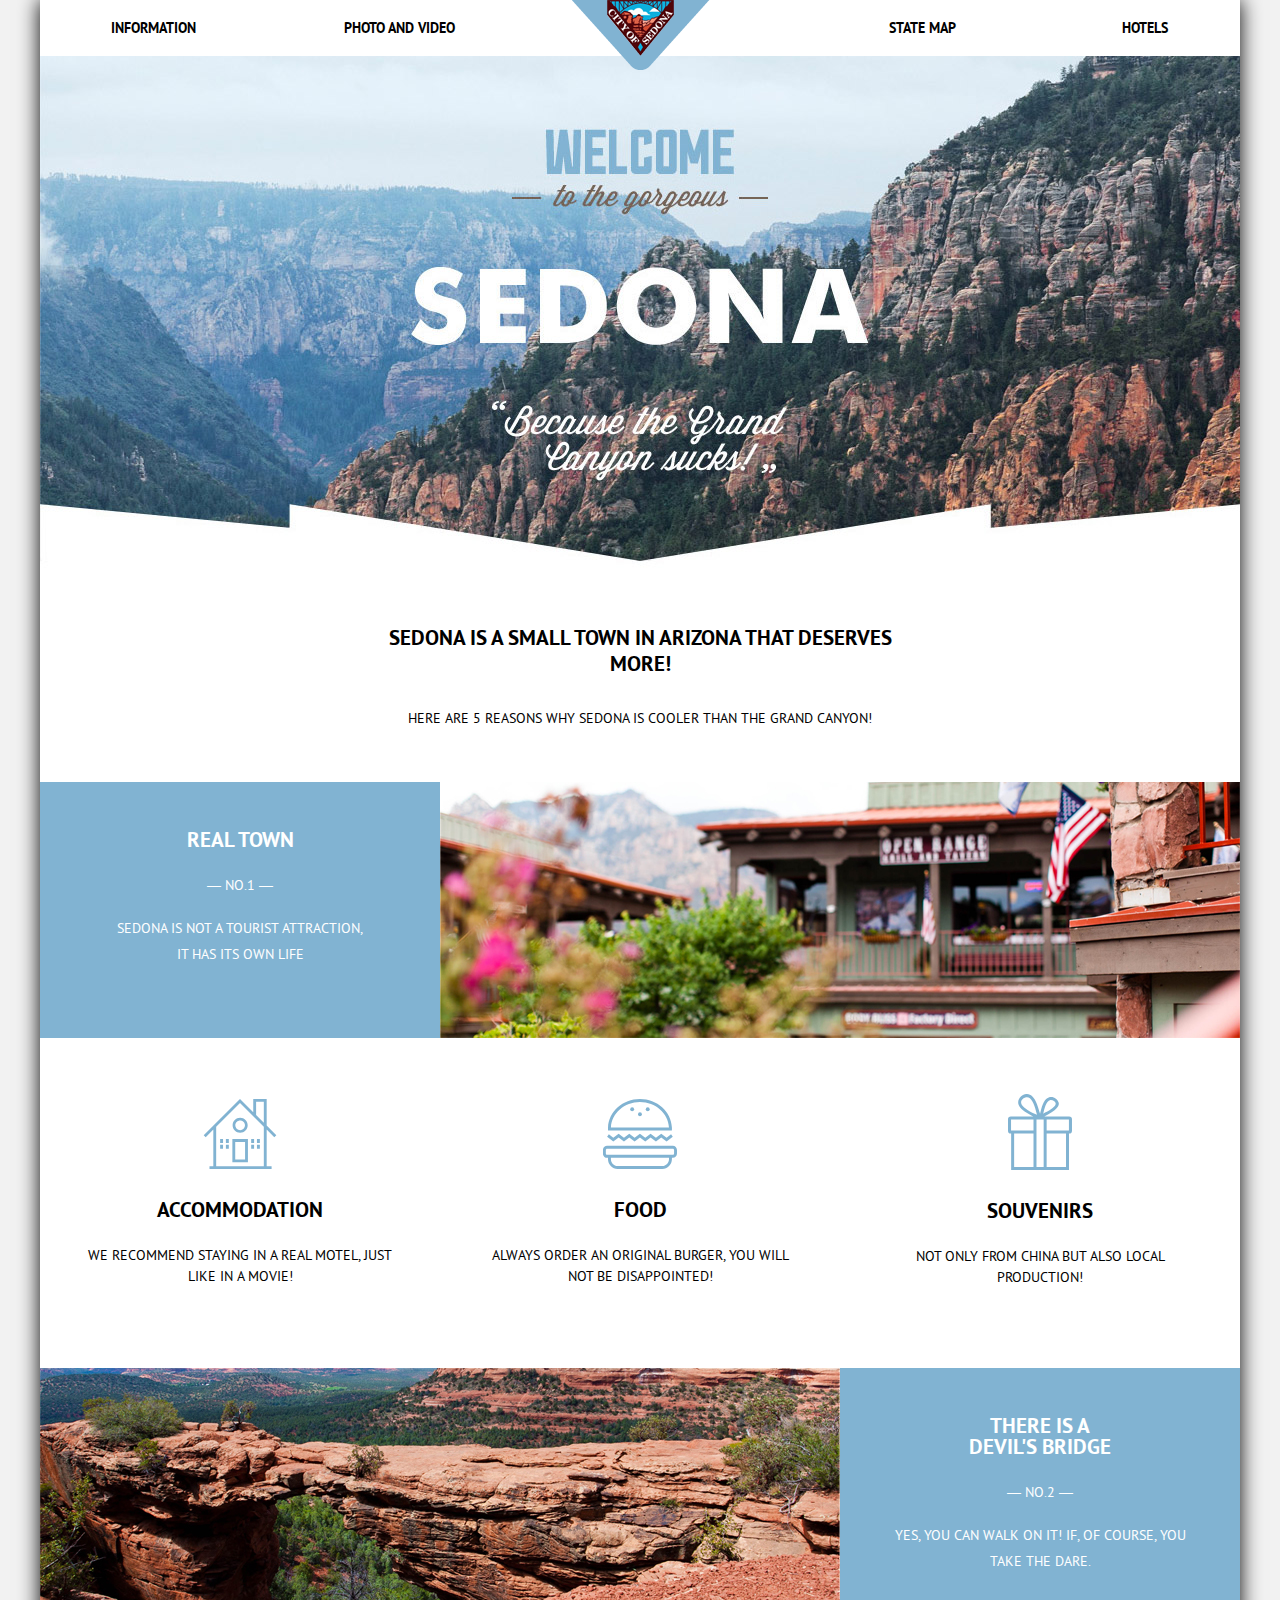
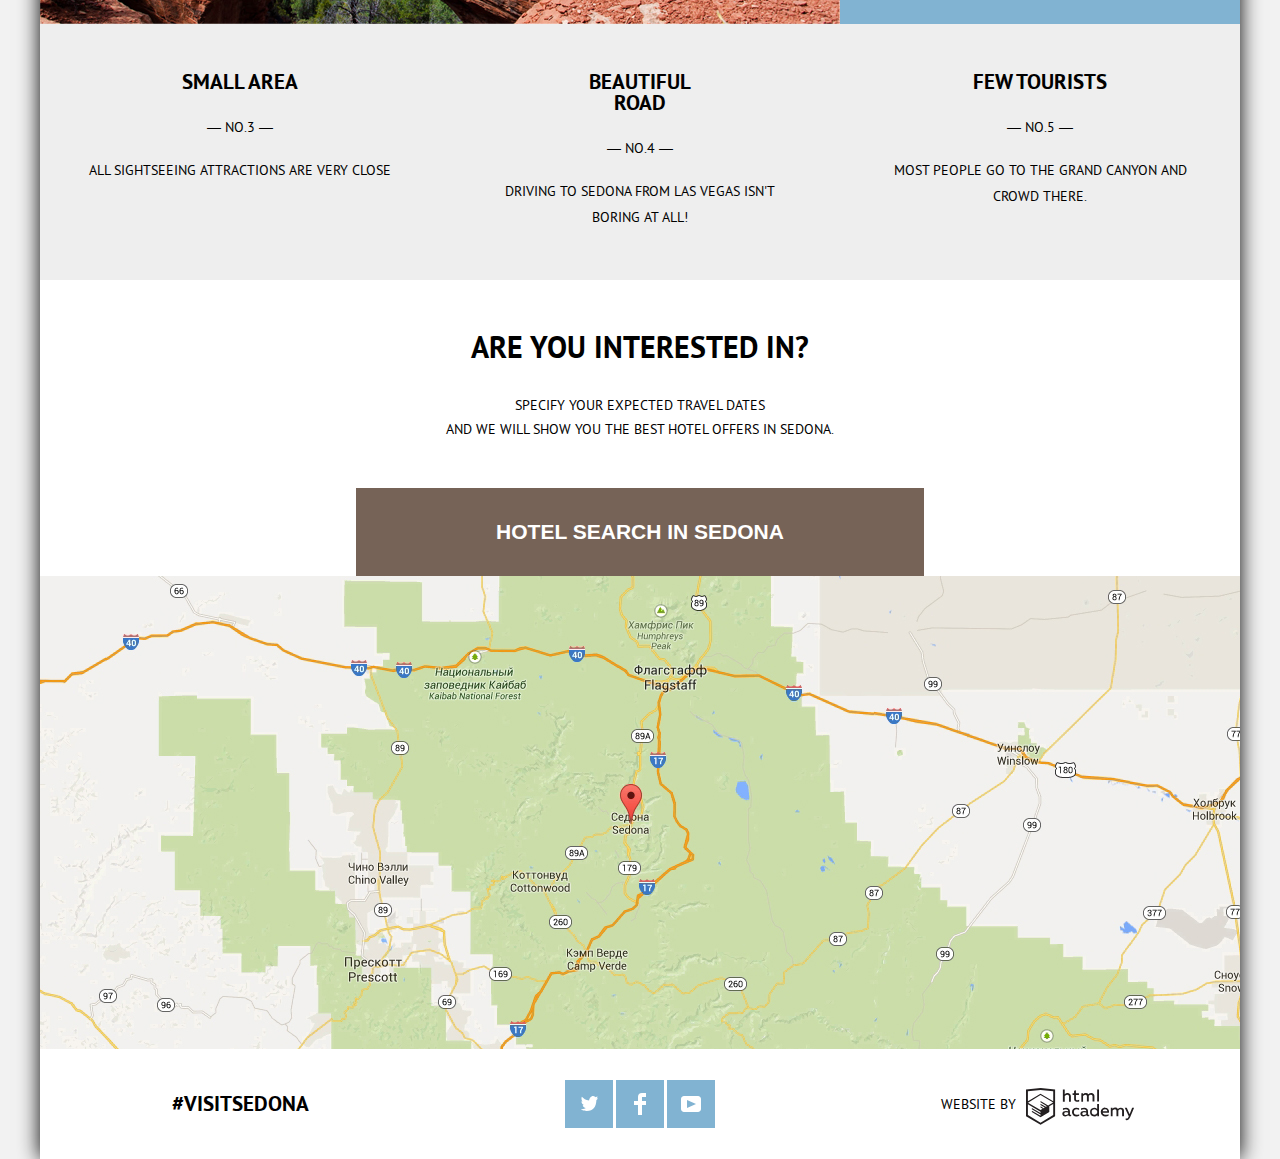
<file: sedona/index.html>
<!DOCTYPE html>
<html lang="en">
<head>
    <meta charset="UTF-8">
    <title>Sedona</title>
    <link rel="stylesheet" href="css/style.min.css">
    <link rel="preload" href="fonts/ptsans.woff2" as="font">
    <link rel="preload" href="fonts/ptsansbold.woff2" as="font">
    <meta name="viewport" content="width=device-width, initial-scale=1">
    <meta name="Description" content="Sedona">
</head>
<body>
<div class="wrapper">
    <svg style="display: none;">
        <symbol id="twitter-icon" viewBox="0 0 17 15">
            <path fill="#FFF" d="M10.95.144c1.685-.496 2.984.27 3.577 1.179.673-.231 1.331-.481 2.011-.708a2.345 2.345 0 0 1-.857 1.768c.685.17 1.304-.491 1.304-.491-.169 1-1.006 1.788-1.563 2.024-.231 6.75-3.175 11.217-10.077 11.082h-.446c-.41 0-4.164-.46-4.898-1.887 2.271.196 3.893-.422 4.693-1.177-.96-.3-2.679-.477-2.979-2.95.349.106.564.228 1.19.119C1.705 8.247.374 7.53.448 5.33c.285.328 1.067.536 1.34.472C1.085 5.561-.182 2.442.894.85c1.818 1.854 3.735 3.606 7.152 3.773C8.254 2.33 9.183.793 10.95.144z"></path>
        </symbol>
        <symbol id="facebook-icon" viewBox="0 0 12 22">
            <path fill="#FFF" d="M12 4V0H8a4 4 0 0 0-4 4v4H0v4h4v10h4V12h4V8H8V4h4z"></path>
        </symbol>
        <symbol id="youtube-icon" viewBox="0 0 20 16">
            <path fill="#FFF" d="M17 0H3C1.35 0 0 1.35 0 3v10c0 1.65 1.35 3 3 3h14c1.65 0 3-1.35 3-3V3c0-1.65-1.35-3-3-3zM6.027 11.998V4.002L15.014 8l-8.987 3.998z"></path>
        </symbol>
        <symbol id="form__minus" viewBox="0 0 15 15">
            <line x1="1" y1="7" x2="13" y2="7" stroke="#a9a9a9" stroke-width="3"></line>
        </symbol>
        <symbol id="calendar" viewBox="0 0 21 22">
            <path fill="#a9a9a9" d="M19.251 2.025h-2.845V.648c0-.381-.294-.689-.656-.689-.363 0-.656.308-.656.689v1.377h-3.938V.648c0-.381-.294-.689-.655-.689-.363 0-.657.308-.657.689v1.377H5.906V.648c0-.381-.294-.689-.656-.689-.363 0-.657.308-.657.689v1.377H1.75C.784 2.025 0 2.847 0 3.862v16.302C0 21.179.784 22 1.75 22h17.501c.966 0 1.749-.821 1.749-1.836V3.862c0-1.015-.783-1.837-1.749-1.837zm.437 18.139a.448.448 0 0 1-.437.459H1.75a.45.45 0 0 1-.438-.459V3.862a.45.45 0 0 1 .438-.459h2.844v1.378c0 .381.294.689.657.689.362 0 .656-.308.656-.689V3.403h3.938v1.378c0 .381.294.689.657.689.361 0 .655-.308.655-.689V3.403h3.938v1.378c0 .381.293.689.656.689.362 0 .656-.308.656-.689V3.403h2.845c.241 0 .437.206.437.459v16.302z"></path>
            <path fill="#a9a9a9" d="M4.594 8.225h2.625v2.066H4.594zM4.594 11.668h2.625v2.067H4.594zM4.594 15.112h2.625v2.066H4.594zM9.188 15.112h2.625v2.066H9.188zM9.188 11.668h2.625v2.067H9.188zM9.188 8.225h2.625v2.066H9.188zM13.781 15.112h2.625v2.066h-2.625zM13.781 11.668h2.625v2.067h-2.625zM13.781 8.225h2.625v2.066h-2.625z"></path>
        </symbol>
    </svg>

    <header class="page-header">
        <nav class="main-nav">
            <a class="main-nav__logo-link"><img class="main-nav__logo" src="img/top-logo.png" alt="logo" width="138" height="70"></a>
            <ul class="main-nav__list">
                <li class="main-nav__item"><a href="#" class="main-nav__link">Information</a></li>
                <li class="main-nav__item"><a href="#" class="main-nav__link">Photo and video</a></li>
                <li class="main-nav__item"><a href="#" class="main-nav__link">State map</a></li>
                <li class="main-nav__item"><a href="hotels.html" class="main-nav__link">Hotels</a></li>
            </ul>
        </nav>
        <div class="page-header__banner"></div>
    </header>
    <main class="page-main">
        <section class="container">
            <h2 class="container__title">Sedona is a small town in Arizona that deserves more!</h2>
            <p class="container__description">Here are 5 reasons why Sedona is cooler than the Grand Canyon!</p>
            <section class="content">
                <div class="reason reason--long">
                    <div class="reason__block">
                        <h3 class="reason__title">Real town</h3>
                        <p class="reason__number">— No.1 —</p>
                        <p class="reason__description"> Sedona is not a tourist attraction,<br>it has its own life</p>
                    </div>
                    <img src="img/reason__image1.jpg" class="reason__image" width="800" height="256" alt="Сад на фоне гор">
                </div>
                <div class="reason reason--long reason--reverse">
                    <div class="reason__block">
                        <h3 class="reason__title">There is a devil's bridge</h3>
                        <p class="reason__number">— No.2 —</p>
                        <p class="reason__description">Yes, you can walk on it! If, of course, you take the dare.</p>
                    </div>
                    <img src="img/reason__image2.jpg" class="reason__image" alt="Ущелье" width="800" height="256">
                </div>
                <div class="reason">
                    <h3 class="reason__title">Small area</h3>
                    <p class="reason__number">— No.3 —</p>
                    <p class="reason__description">All sightseeing attractions are very close</p>
                </div>
                <div class="reason">
                    <h3 class="reason__title">Beautiful road</h3>
                    <p class="reason__number">— No.4 —</p>
                    <p class="reason__description">Driving to Sedona from Las Vegas isn't boring at all!</p>
                </div>
                <div class="reason">
                    <h3 class="reason__title">Few tourists</h3>
                    <p class="reason__number">— No.5 —</p>
                    <p class="reason__description">Most people go to the Grand Canyon and crowd there.</p>
                </div>
                <div class="advantages">
                    <ul class="advantages__list">
                        <li class="advantages__item">
                            <img class="advantages__image" src="img/icon-1.svg" alt="Иконка жилья" width="74" height="70">
                            <h3 class="advantages__title">Accommodation</h3>
                            <p class="advantages__text">We recommend staying in a real motel, just like in a movie!</p>
                        </li>
                        <li class="advantages__item">
                            <img class="advantages__image" src="img/icon-3.svg" alt="Иконка еды" width="74" height="70">
                            <h3 class="advantages__title">Food</h3>
                            <p class="advantages__text">Always order an original burger, you will not be disappointed!</p>
                        </li>
                        <li class="advantages__item">
                            <img class="advantages__image" src="img/icon-2.svg" alt="Иконка сувениров" width="64" height="76">
                            <h3 class="advantages__title">Souvenirs</h3>
                            <p class="advantages__text">Not only from China but also local production!</p>
                        </li>
                    </ul>
                </div>
            </section>
            <section class="search">
                <h2 class="search__title">Are you interested in?</h2>
                <p class="search__text">Specify your expected travel dates<br>and we will show you the best hotel offers in Sedona.</p>
                <button class="button search__button" type="button">Hotel search in Sedona</button>
                <form class="search__form form form--close form--no-js" method="post" action="#">
                    <ul class="form__list">
                        <li class="form__item">
                            <label for="date-in">Arrival date:</label>
                            <input id="date-in" type="text" placeholder="24 august 2020" name="arrival">
                            <span class="form__icon">
                            <svg width="21" height="22">
                                <use xlink:href="#calendar"></use>

                            </svg>
                            </span>
                        </li>
                        <li class="form__item">
                            <label for="date-out">Departure date:</label>
                            <input id="date-out" type="text" placeholder="30 august 2020" name="departure">
                            <span class="form__icon">
                            <svg width="21" height="22">
                                <use xlink:href="#calendar"></use>
                            </svg>
                            </span>
                        </li>
                    </ul>
                    <ul class="form__roster">
                        <li class="form__point">
                            <label for="count-adult">Adults:</label>
                            <button class="button form__button form__button--minus" type="button">
                                <svg width="15" height="15">
                                    <line x1="1" y1="7" x2="13" y2="7" stroke="#a9a9a9" stroke-width="3"></line>
                                </svg>
                            </button>
                            <input id="count-adult" type="number" placeholder="2" name="count-adult">
                            <button class="button form__button form__button--plus" type="button">
                                <svg width="15" height="15">
                                    <line x1="1" y1="7" x2="13" y2="7" stroke="#a9a9a9" stroke-width="3"></line>
                                    <line x1="7" y1="1" x2="7" y2="13" stroke="#a9a9a9" stroke-width="3"></line>
                                </svg>
                            </button>
                        </li>
                        <li class="form__point">
                            <label for="count-child">Children:</label>
                            <button class="button form__button form__button--minus" type="button">
                                <svg width="15" height="15">
                                    <line x1="1" y1="7" x2="13" y2="7" stroke="#a9a9a9" stroke-width="3"></line>
                                </svg>
                            </button>
                            <input id="count-child" type="number" placeholder="0" name="count-child">
                            <button class="button form__button form__button--plus" type="button">
                                <svg width="15" height="15">
                                    <line x1="1" y1="7" x2="13" y2="7" stroke="#a9a9a9" stroke-width="3"></line>
                                    <line x1="7" y1="1" x2="7" y2="13" stroke="#a9a9a9" stroke-width="3"></line>
                                </svg>
                            </button>
                        </li>
                    </ul>
                    <button class="button form__submit" type="submit">Find</button>
                </form>
            </section>
            <section class="map" id="map" style="width: 100%; height: 473px">
            </section>
        </section>
    </main>
    <footer class="page-footer">
        <div class="page-footer__visit visit">#VISITSEDONA</div>
        <div class="page-footer__social social">
            <ul class="social__list">
                <li class="social__item"><a href="#" class="social__link">Twitter
                    <svg width="17" height="15">
                        <use xlink:href="#twitter-icon"></use>
                    </svg>
                </a>
                </li>
                <li class="social__item"><a href="#" class="social__link">Facebook
                    <svg width="12" height="22">
                        <use xlink:href="#facebook-icon"></use>
                    </svg>
                </a>
                </li>
                <li class="social__item"><a href="#" class="social__link">Youtube
                    <svg width="20" height="16">
                        <use xlink:href="#youtube-icon"></use>
                    </svg>
                </a>
                </li>
            </ul>
        </div>
        <div class="page-footer__copyright copyright">
            <p class="copyright__text">WEBSITE BY</p>
            <a href="#" class="copyright__link">
                <svg xmlns="http://www.w3.org/2000/svg" width="108.08" height="36.85" viewBox="0 0 108.08 36.85">
                <path fill="#231f20" d="M44.61,26.88a2,2,0,0,0,.55-0.1v1.33a3.25,3.25,0,0,1-1.18.21,1.67,1.67,0,0,1-1.67-1,4.84,4.84,0,0,1-3.14,1.08c-1.51,0-2.91-.83-2.91-2.55,0-2.13,2-2.79,3.71-2.79a11.08,11.08,0,0,1,2.17.25v-0.3c0-1-.76-1.77-2.19-1.77a7.42,7.42,0,0,0-3,.64v-1.7a10.21,10.21,0,0,1,3.19-.55c2.36,0,3.81,1.12,3.81,3.65v3a0.54,0.54,0,0,0,.49.59h0.17Zm-6.44-1.13A1.35,1.35,0,0,0,39.63,27h0.11a3.39,3.39,0,0,0,2.41-1V24.58a9.72,9.72,0,0,0-1.81-.21c-1,0-2.16.33-2.16,1.38h0Zm12.36-6.11a5,5,0,0,1,2.57.64V22a4.08,4.08,0,0,0-2.3-.7,2.75,2.75,0,1,0,0,5.49,5,5,0,0,0,2.43-.64v1.71a6.27,6.27,0,0,1-2.76.57A4.21,4.21,0,0,1,46,24.51q0-.21,0-0.41a4.32,4.32,0,0,1,4.18-4.46h0.38Zm12.17,7.24a2,2,0,0,0,.55-0.1v1.33a3.25,3.25,0,0,1-1.18.21,1.67,1.67,0,0,1-1.67-1,4.84,4.84,0,0,1-3.14,1.08c-1.51,0-2.91-.83-2.91-2.55,0-2.13,2-2.79,3.71-2.79a11.08,11.08,0,0,1,2.17.25v-0.3c0-1-.76-1.77-2.19-1.77a7.42,7.42,0,0,0-3,.64v-1.7a10.21,10.21,0,0,1,3.19-.55c2.36,0,3.81,1.12,3.81,3.65v3a0.54,0.54,0,0,0,.49.59h0.17Zm-6.44-1.13A1.35,1.35,0,0,0,57.73,27h0.11a3.39,3.39,0,0,0,2.41-1V24.58a9.72,9.72,0,0,0-1.81-.21c-1.06,0-2.16.33-2.16,1.38h0ZM73,16V28.2H71.35V26.88a3.88,3.88,0,0,1-3.19,1.54,4.4,4.4,0,0,1,0-8.78,3.81,3.81,0,0,1,3,1.3V16H73Zm-4.53,5.22a2.76,2.76,0,1,0,0,5.52A2.86,2.86,0,0,0,71.15,25V23A2.91,2.91,0,0,0,68.49,21.27ZM79,19.64c3.31,0,4.46,2.68,3.92,5.09H76.7c0.21,1.5,1.67,2.11,3.19,2.11a6.11,6.11,0,0,0,2.64-.59v1.6a7.14,7.14,0,0,1-3,.57C77,28.42,74.78,27,74.78,24a4.18,4.18,0,0,1,4-4.39H79Zm0.09,1.54a2.28,2.28,0,0,0-2.44,2.1v0.06H81.3A2,2,0,0,0,79.13,21.18Zm5.73,7V19.87h1.65v1a3.81,3.81,0,0,1,2.78-1.27A2.86,2.86,0,0,1,91.89,21a4.12,4.12,0,0,1,2.91-1.33A3.06,3.06,0,0,1,98,23V28.2h-1.9V23.05a1.59,1.59,0,0,0-1.42-1.75H94.42a2.8,2.8,0,0,0-2.07,1.12V28.2h-1.9V23.05A1.59,1.59,0,0,0,89,21.31H88.8a3,3,0,0,0-2.21,1.29v5.63H84.86Zm21.31-8.33h1.9l-3.91,9.46c-0.9,2.17-2.09,2.86-3.35,2.86a4.76,4.76,0,0,1-1.1-.14V30.46a2.86,2.86,0,0,0,.85.12c0.9,0,1.58-.64,2.07-1.9l0.17-.42-4-8.4h2l2.86,6.29ZM38.73,1.46V6.22a3.81,3.81,0,0,1,2.7-1.14,3.25,3.25,0,0,1,3.44,3.4v5.15H43V8.72a1.81,1.81,0,0,0-1.61-2h-0.3a2.93,2.93,0,0,0-2.32,1.39v5.52h-1.9V1.46h1.9ZM49.94,2.31v3h3V6.91h-3v3.81c0,1.1.5,1.46,1.58,1.46a4.49,4.49,0,0,0,1.69-.33v1.6A6.8,6.8,0,0,1,51,13.8a2.55,2.55,0,0,1-2.86-2.74V6.89H46.58V5.26h1.5V2.74Zm5.4,11.31V5.28H57v1A3.81,3.81,0,0,1,59.77,5a2.86,2.86,0,0,1,2.6,1.33A4.12,4.12,0,0,1,65.28,5,3.06,3.06,0,0,1,68.44,8.4v5.21h-1.9V8.46a1.59,1.59,0,0,0-1.42-1.75H64.89a2.8,2.8,0,0,0-2.07,1.12v5.78h-1.9V8.46A1.59,1.59,0,0,0,59.5,6.71H59.27A3,3,0,0,0,57.06,8v5.63H55.34ZM71.17,1.45H73V13.6H71.17V1.45ZM14.71,0H14.55L0,1.54V28.21l14.55,8.66,14.55-8.66V1.54Zm12.5,27.1L14.55,34.64,1.9,27.12V16.18l12.59,7.5V25L5.86,19.9v1.31l8.68,5.21v1.39L5.87,22.65V24l8.68,5.21,8.75-5.24V18.31L27.2,16V27.12Zm0-12.53-3.48,2-1.6,1L14.51,13v1.31L21,18.23H21l-0.14.09-1,.54-5.37-3.2V17l4.24,2.52-1,.67-3.2-1.9v1.31l2.1,1.24L14.5,22.1,2,14.65,14.51,7.11Zm0-1.32L14.49,5.76,1.91,13.25v-10L14.56,1.92,27.21,3.25v10h0Z"></path>
            </svg>
            </a>
        </div>
    </footer>
</div>
<script src="https://api-maps.yandex.ru/2.1/?apikey=<c2ce3f1e-77cb-46e7-9d1f-26c6da8c8a63>&lang=en_US"
        type="text/javascript"></script>
<script src="js/map.js"></script>
<script src="js/script.js"></script>
</body>
</html>
</file>
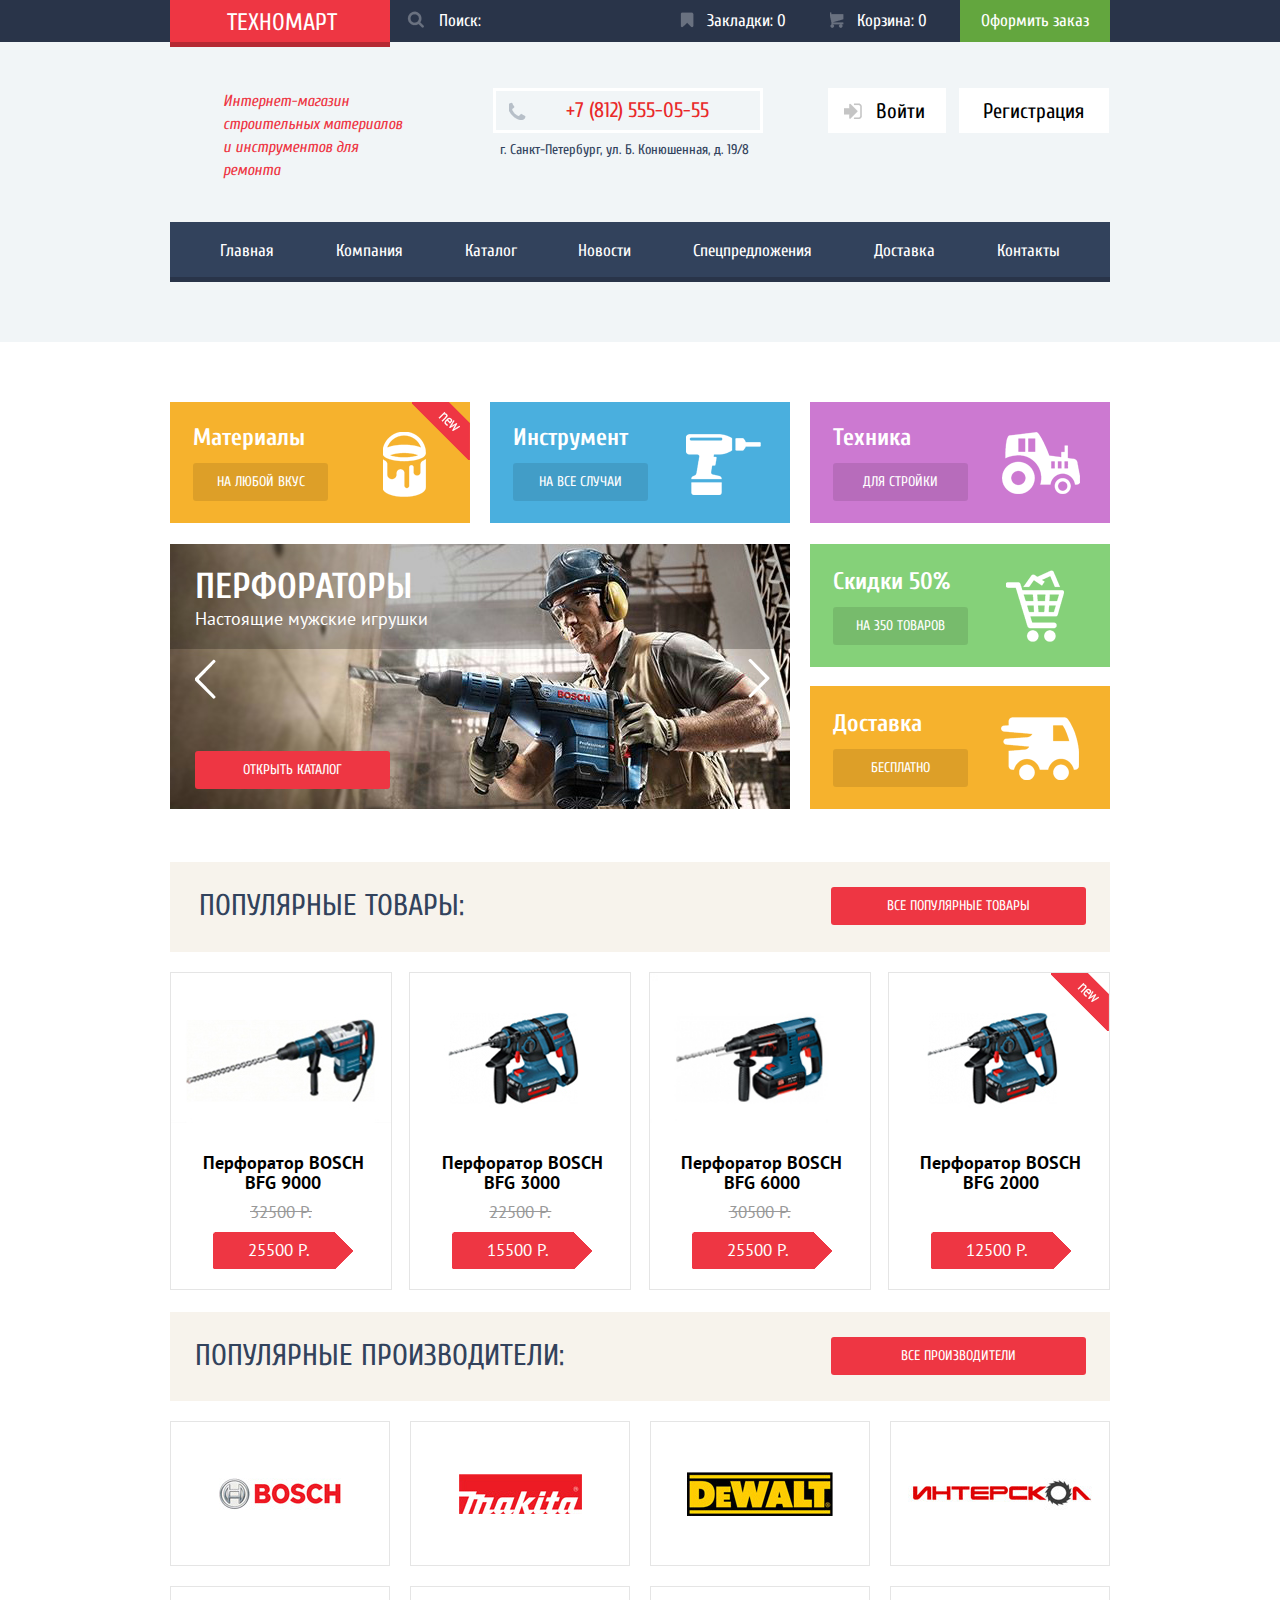
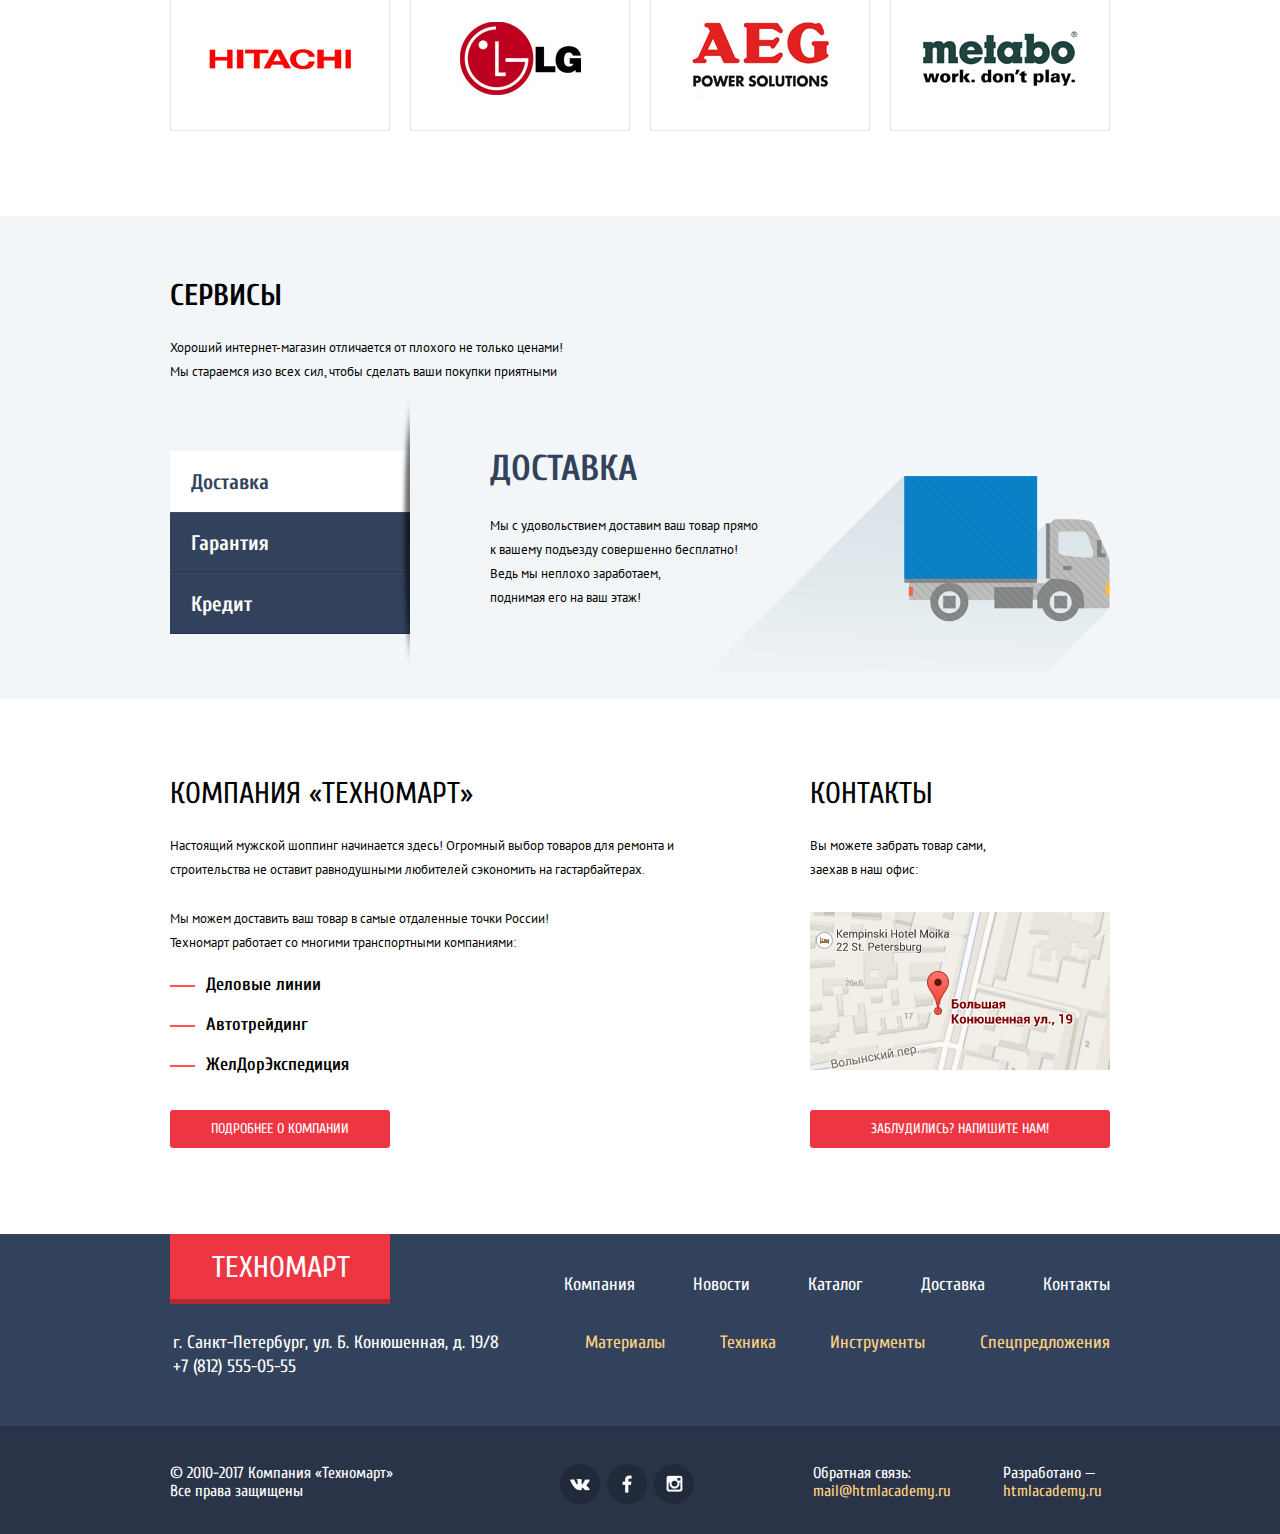
<file: technomart/index.html>
<!DOCTYPE html>
<html lang="ru">
<head>
	<meta charset="utf-8">
	<title>Техномарт</title>
	<link href="https://fonts.googleapis.com/css?family=Cuprum:400,700&amp;subset=cyrillic" rel="stylesheet">
	<link href="https://fonts.googleapis.com/css?family=PT+Sans:400,700&amp;subset=cyrillic" rel="stylesheet">
	<link rel="stylesheet" type="text/css" href="css/normalize.css">
	<link rel="stylesheet" type="text/css" href="css/style.min.css">
</head>
<body>
	<header class="index-header">
		<div class="header-top">
			<div class="container">
				<h1 class="header-title">
					<a href="#">Техномарт</a>
				</h1>
				<form class="search-form" action="#" method="get">
					<label for="search">Поиск</label>
					<input type="search" name="search" id="search" placeholder="Поиск:">
				</form>
				<ul>
					<li class="header-top-item bookmarks">
						<a href="#">Закладки: 0</a>
					</li>
					<li class="header-top-item cart">
						<a href="#">Корзина: 0</a>
					</li>
				</ul>
				<a href="#" class="order-btn">Оформить заказ</a>
			</div>
		</div>
		<div class="container">
			<div class="header-content">
				<p class="description">Интернет-магазин строительных материалов и&nbsp;инструментов для ремонта</p>
				<div class="contacts">
					<p class="phone">+7 (812) 555-05-55</p>
					<p class="adress">г. Санкт-Петербург, ул. Б. Конюшенная, д. 19/8</p>
				</div>
				<div class="user-block">
					<a href="#" class="user-btn user-btn-login">Войти</a>
					<a href="#" class="user-btn user-btn-register">Регистрация</a>
				</div>	
			</div>
			<nav class="header-navigation">
				<ul>
					<li class="header-navigation-first">
						<a href="#">Главная</a>
					</li>
					<li>
						<a href="#">Компания</a>
					</li>
					<li>
						<a href="catalogue.html">Каталог</a>
					</li>
					<li>
						<a href="#">Новости</a>
					</li>
					<li>
						<a href="#">Спецпредложения</a>
					</li>
					<li>
						<a href="#">Доставка</a>
					</li>
					<li class="header-navigation-last">
						<a href="#">Контакты</a>
					</li>
				</ul>
			</nav>		
		</div>
	</header>
	<main>
		<div class="main-menu">
			<div class="container">
				<div class="main-menu-goods">
					<section>
						<h2>Материалы</h2>
						<a href="#" class="btn">На любой вкус</a>
					</section>
					<section>
						<h2>Инструмент</h2>
						<a href="#" class="btn">На все случаи</a>
					</section>
					<section>
						<h2>Техника</h2>
						<a href="#" class="btn">Для стройки</a>
					</section>
				</div>

				<div class="main-menu-slider">
					<section class="slide move">
						<h2>Перфораторы</h2>
						<p>Настоящие мужские игрушки</p>
						<a href="catalog.html" class="btn">Открыть каталог</a>
					</section>
					<section class="slide move">
						<h2>Дрели</h2>
						<p>Соседям на радость</p>
						<a href="catalog.html" class="btn">Открыть каталог</a>
					</section>
					<a class="prev-slide" onclick="plusSlides(-1)">Предыдущий</a>
					<a class="prev-slide" onclick="plusSlides(1)">Следующий</a>
				</div>
				
				<div class="main-menu-offers">
					<section>
						<h2>Скидки 50%</h2>
						<a href="#" class="btn">На 350 товаров</a>
					</section>
					<section>
						<h2>Доставка</h2>
						<a href="#" class="btn">Бесплатно</a>
					</section>
				</div>
			</div>
		</div>
		<section class="goods">
			<div class="container">
				<div class="goods-header">
					<h2>Популярные товары:</h2>
					<a href="#" class="btn">Все популярные товары</a>
				</div>
				<article class="goods-item">
					<div class="goods-item-order">
						<a href="#" class="goods-item-order-btn">Купить</a>
						<a href="#" class="goods-item-order-btn">В закладки</a>
					</div>
					<img src="img/goods-item-1.jpg" width="220" height="150" alt="Перфоратор BOSCH BFG 9000">
					<h3>Перфоратор BOSCH BFG 9000</h3>
					<p>32500 р.</p>
					<a href="#" class="btn btn-price">25500 р.</a>
				</article>
				<article class="goods-item">
					<div class="goods-item-order">
						<a href="#" class="goods-item-order-btn">Купить</a>
						<a href="#" class="goods-item-order-btn">В закладки</a>
					</div>
					<img src="img/goods-item-2.jpg" width="220" height="150" alt="Перфоратор BOSCH BFG 3000">
					<h3>Перфоратор BOSCH BFG 3000</h3>
					<p>22500 р.</p>
					<a href="#" class="btn btn-price">15500 р.</a>
				</article>
				<article class="goods-item">
					<div class="goods-item-order">
						<a href="#" class="goods-item-order-btn">Купить</a>
						<a href="#" class="goods-item-order-btn">В закладки</a>
					</div>
					<img src="img/goods-item-3.jpg" width="220" height="150" alt="Перфоратор BOSCH BFG 6000">
					<h3>Перфоратор BOSCH BFG 6000</h3>
					<p>30500 р.</p>
					<a href="#" class="btn btn-price">25500 р.</a>
				</article>
				<article class="goods-item goods-item-last">
					<div class="goods-item-order">
						<a href="#" class="goods-item-order-btn">Купить</a>
						<a href="#" class="goods-item-order-btn">В закладки</a>
					</div>
					<img src="img/goods-item-2.jpg" width="220" height="150" alt="Перфоратор BOSCH BFG 2000">
					<h3>Перфоратор BOSCH BFG 2000</h3>
					<a href="#" class="btn btn-price">12500 р.</a>
				</article>
			</div>
		</section>
		<section class="manufacturers">
			<div class="container">
				<div class="manufacturers-header">
					<h2>Популярные производители:</h2>
					<a href="#" class="btn">Все производители</a>
				</div>
				<a href="#">
					<img src="img/bosch.jpg" width="122" height="32" alt="Bosch">
				</a>	
				<a href="#">
					<img src="img/makita.jpg" width="123" height="40" alt="Makita">
				</a>	
				<a href="#">
					<img src="img/dewalt.jpg" width="146" height="44" alt="De Walt">
				</a>	
				<a href="#">
					<img src="img/interskol.jpg" width="184" height="32" alt="Интерскол">
				</a>	
				<a href="#">
					<img src="img/hitachi.jpg" width="143" height="22" alt="Hitachi">
				</a>	
				<a href="#">
					<img src="img/lg.jpg" width="121" height="73" alt="LG">
				</a>	
				<a href="#">
					<img src="img/aeg.jpg" width="151" height="84" alt="AEG">
				</a>	
				<a href="#">
					<img src="img/metabo.jpg" width="204" height="69" alt="Metabo">
				</a>	
			</div>		
		</section>
		<section class="services">
			<div class="container">
				<h2>Сервисы</h2>
				<p>Хороший интернет-магазин отличается от плохого не только ценами!<br>
				Мы стараемся изо всех сил, чтобы сделать ваши покупки приятными</p>
				<ul class="services-navigation">
					<li>
						<input type="radio" name="service-type" checked="checked" id="delivery">
						<label for="delivery">Доставка</label>
						<section class="service service-delivery">
							<h3>Доставка</h3>
							<p>Мы с удовольствием доставим ваш товар прямо к&nbsp;вашему&nbsp;подъезду&nbsp;совершенно&nbsp;бесплатно!<br>
							Ведь мы неплохо заработаем, <br>поднимая его на ваш этаж!</p>
						</section>
					</li>
					<li>
						<input type="radio" name="service-type" id="guarantee">
						<label for="guarantee">Гарантия</label>
						<section class="service service-guarantee">
							<h3>Гарантия</h3>
							<p>Если купленный у нас товар поломается или заискрит, <br>а также в случае пожара, спровоцированного его возгоранием, <br>вы всегда можете быть уверены в нашей гарантии. Мы обменяем сгоревший товар на новый.<br>
							Дом уж восстановите как-нибудь сами.</p>
						</section>
					</li>
					<li>
						<input type="radio" name="service-type" id="credit">
						<label for="credit">Кредит</label>
						<section class="service service-credit">
							<h3>Кредит</h3>
							<p>Залезть в долговую яму стало проще!<br>
								Кредитные консультанты придут вам на помощь.</p>
							<a href="#" class="btn">Отправить заявку</a>
						</section>
					</li>
				</ul>
			</div>
		</section>
		<div class="about">
			<div class="container">
				<section class="about-us">
					<h2>Компания «Техномарт»</h2>
					<p>Настоящий мужской шоппинг начинается здесь! Огромный выбор товаров для ремонта и строительства не оставит равнодушными любителей сэкономить на гастарбайтерах.</p>
					<p>Мы можем доставить ваш товар в самые отдаленные точки России!<br>
					Техномарт работает со многими транспортными компаниями:</p>
					<ul>
						<li>Деловые линии</li>
						<li>Автотрейдинг</li>
						<li>ЖелДорЭкспедиция</li>
					</ul>
					<a href="#" class="about-btn">Подробнее о компании</a>
				</section>
				<section class="about-contacts">
					<h2>Контакты</h2>
					<p>Вы можете забрать товар сами,<br>
					заехав в наш офис:</p>
					<a href="#">
						<img src="img/small-map.jpg" width="300" height="158" alt="Адрес: Большая Конюшенная ул., 19" class="js-map-show">
					</a>
					<a href="#" class="about-btn about-btn-write">Заблудились? Напишите нам!</a>
				</section>
			</div>
		</div>
	</main>
	<footer class="index-footer">
		<div class="footer-top">
			<div class="container">
				<h2 class="footer-title">
					<a href="#">Техномарт</a>
				</h2>
				<ul class="footer-navigation">
					<li>
						<a href="#">Компания</a>
					</li>
					<li>
						<a href="#">Новости</a>
					</li>
					<li>
						<a href="catalog.html">Каталог</a>
					</li>
					<li>
						<a href="#">Доставка</a>
					</li>
					<li>
						<a href="#">Контакты</a>
					</li>
				</ul>
			</div>
		</div>
		<div class="footer-content">
			<div class="container">
				<p>г. Санкт-Петербург, ул. Б. Конюшенная, д. 19/8<br>
				+7 (812) 555-05-55</p>
				<ul class="footer-content-menu">
					<li>
						<a href="#">Материалы</a>
					</li>
					<li>
						<a href="#">Техника</a>
					</li>
					<li>
						<a href="#">Инструменты</a>
					</li>
					<li>
						<a href="#">Спецпредложения</a>
					</li>
				</ul>
			</div>
		</div>
		<div class="footer-social">
			<div class="container">
				<p class="copyright">
					&#169; 2010-2017 Компания «Техномарт»<br>
					Все права защищены
				</p>
				<ul class="social-buttons">
					<li>
						<a href="#" class="btn-vk">Вконтакте</a>
					</li>
					<li>
						<a href="#" class="btn-fb">Фейсбук</a>
					</li>
					<li>
						<a href="#" class="btn-inst">Инстаграм</a>
					</li>
				</ul>
				<p class="mail">
					Обратная связь:
					<a href="#">mail@htmlacademy.ru</a>
				</p>
				<p class="html-academy">
					Разработано —
					<a href="#">htmlacademy.ru</a>
				</p>
			</div>
		</div>
	</footer>
	<div class="modal-content">
		<button class="modal-content-close" type="button" title="Закрыть">Закрыть</button>
		<form class="write-us">
			<div class="write-us-container">
				<div class="write-us-name">
					<label for="name">Ваше имя:</label><br>
					<input type="text" name="name" id="name" placeholder="Представьтесь, пожалуйста">
				</div>
				<div class="write-us-mail">
					<label for="email">Ваш e-mail:</label><br>
					<input type="email" name="email" id="email" placeholder="Для отправки ответа">
				</div>
				<div class="write-us-text">
					<label for="text">Текст письма:</label><br>
					<textarea name="text" id="text" placeholder="В свободной форме"></textarea>
				</div>
			</div>
			<div class="write-us-btn">
				<button class="btn" type="submit">Отправить</button>
			</div>
		</form>
	</div>
	<div class="modal-content-map">
      <button class="modal-content-close" type="button" title="Закрыть">Закрыть</button>
      <div id="google-map">
      	<iframe src="https://www.google.com/maps/embed?pb=!1m18!1m12!1m3!1d3997.207278097545!2d30.31778861755682!3d59.938718940935146!2m3!1f0!2f0!3f0!3m2!1i1024!2i768!4f13.1!3m3!1m2!1s0x4696310fca5ba729%3A0xea9c53d4493c879f!2z0JHQvtC70YzRiNCw0Y8g0JrQvtC90Y7RiNC10L3QvdCw0Y8g0YPQuy4sIDE5LCDQodCw0L3QutGCLdCf0LXRgtC10YDQsdGD0YDQsywgMTkxMTg2!5e0!3m2!1sru!2sru!4v1496371476529" width="940" height="445" style="border:0" allowfullscreen></iframe>
      </div>
    </div>
	<script src="js/script.js"></script>
</body>
</html>
</file>
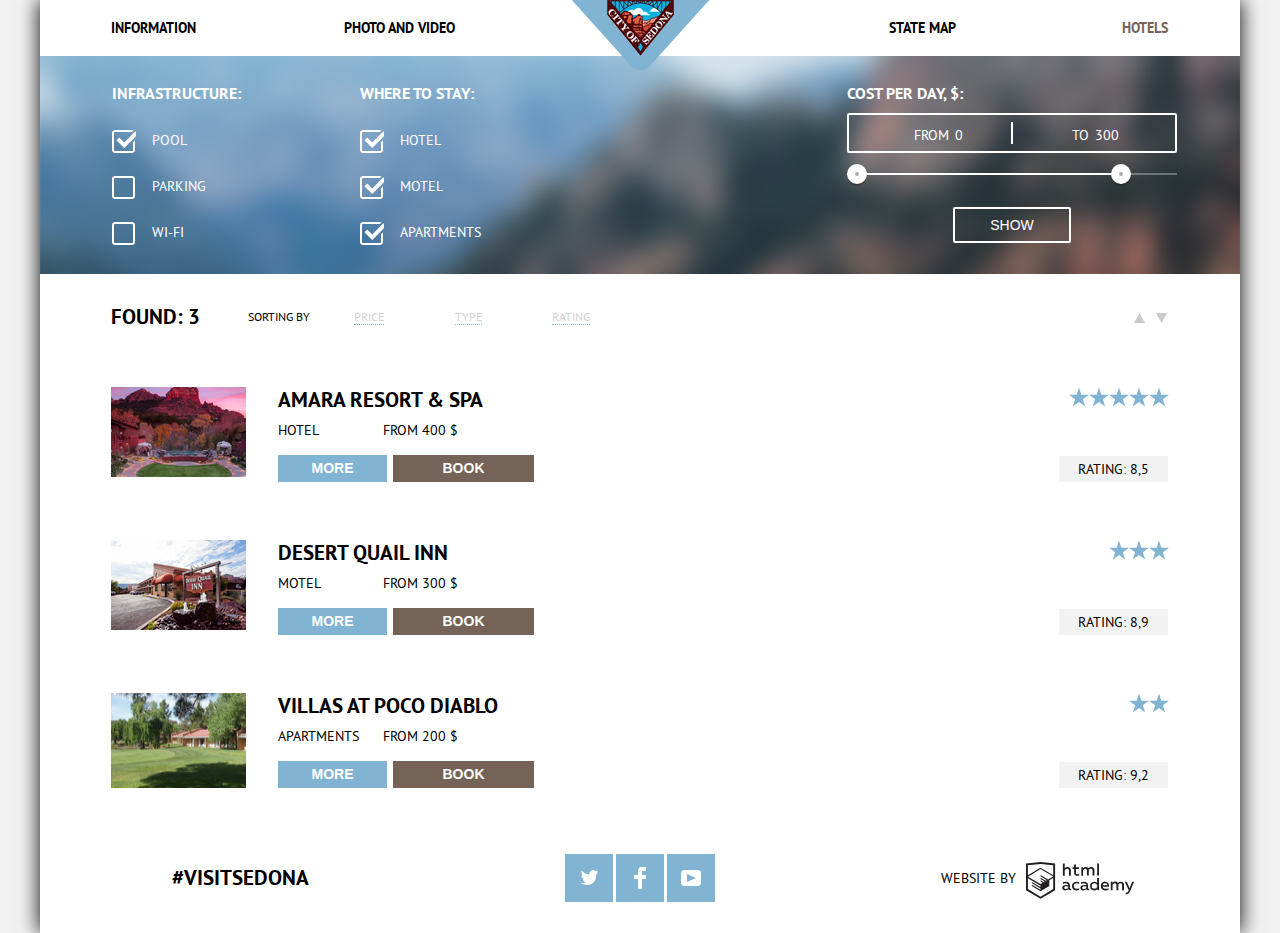
<file: sedona/hotels.html>
<!DOCTYPE html>
<html lang="en">
<head>
    <meta charset="UTF-8">
    <title>Accomodations in Sedona</title>
    <link rel="stylesheet" href="css/style.min.css">
    <link rel="preload" href="fonts/ptsans.woff2" as="font">
    <link rel="preload" href="fonts/ptsansbold.woff2" as="font">
    <meta name="viewport" content="width=device-width, initial-scale=1">
    <meta name="Description" content="Accomodations in Sedona">
</head>
<body>
<div class="wrapper">
    <svg style="display: none;">
        <symbol id="twitter-icon" viewBox="0 0 17 15">
            <path fill="#FFF" d="M10.95.144c1.685-.496 2.984.27 3.577 1.179.673-.231 1.331-.481 2.011-.708a2.345 2.345 0 0 1-.857 1.768c.685.17 1.304-.491 1.304-.491-.169 1-1.006 1.788-1.563 2.024-.231 6.75-3.175 11.217-10.077 11.082h-.446c-.41 0-4.164-.46-4.898-1.887 2.271.196 3.893-.422 4.693-1.177-.96-.3-2.679-.477-2.979-2.95.349.106.564.228 1.19.119C1.705 8.247.374 7.53.448 5.33c.285.328 1.067.536 1.34.472C1.085 5.561-.182 2.442.894.85c1.818 1.854 3.735 3.606 7.152 3.773C8.254 2.33 9.183.793 10.95.144z"></path>
        </symbol>
        <symbol id="facebook-icon" viewBox="0 0 12 22">
            <path fill="#FFF" d="M12 4V0H8a4 4 0 0 0-4 4v4H0v4h4v10h4V12h4V8H8V4h4z"></path>
        </symbol>
        <symbol id="youtube-icon" viewBox="0 0 20 16">
            <path fill="#FFF" d="M17 0H3C1.35 0 0 1.35 0 3v10c0 1.65 1.35 3 3 3h14c1.65 0 3-1.35 3-3V3c0-1.65-1.35-3-3-3zM6.027 11.998V4.002L15.014 8l-8.987 3.998z"></path>
        </symbol>
        <symbol id="button-up" viewBox="0 0 11 10">
            <path fill="#cacaca" d="M5.5 0L0 10h11z"></path>
        </symbol>
        <symbol id="button-down" viewBox="0 0 11 10">
            <path fill="#cacaca" d="M5.5 10L0 0h11"></path>
        </symbol>
    </svg>

    <header class="page-header">
        <nav class="main-nav">
            <a href="index.html" class="main-nav__logo-link"><img class="main-nav__logo" src="img/top-logo.png" alt="logo" width="138" height="70"></a>
            <ul class="main-nav__list">
                <li class="main-nav__item"><a href="#" class="main-nav__link">Information</a></li>
                <li class="main-nav__item"><a href="#" class="main-nav__link">Photo and video</a></li>
                <li class="main-nav__item"><a href="#" class="main-nav__link">State map</a></li>
                <li class="main-nav__item"><a class="main-nav__link main-nav__link--active">Hotels</a></li>
            </ul>
        </nav>
    </header>
    <main class="page-main">
        <section class="container">
            <section class="hotel-search">
                <form class="hotel-search__form">
                    <div class="filter-group">
                        <h3 class="filter-group__title">Infrastructure:</h3>
                        <ul class="filter-group__list">
                            <li class="filter-group__item">
                                <input class="visually-hidden filter-group__checkbox" type="checkbox" name="swimming-pool" id="filter-group-swimming-pool" checked="">
                                <label for="filter-group-swimming-pool">Pool</label>
                            </li>
                            <li class="filter-group__item">
                                <input class="visually-hidden filter-group__checkbox" type="checkbox" name="parking" id="filter-group-parking">
                                <label for="filter-group-parking">Parking</label>
                            </li>
                            <li class="filter-group__item">
                                <input class="visually-hidden filter-group__checkbox" type="checkbox" name="wifi" id="filter-group-wifi">
                                <label for="filter-group-wifi">Wi-Fi</label>
                            </li>
                        </ul>
                    </div>
                    <div class="filter-group">
                        <h3 class="filter-group__title">Where to stay:</h3>
                        <ul class="filter-group__list">
                            <li class="filter-group__item">
                                <input class="visually-hidden filter-group__checkbox" type="checkbox" name="hotel" id="filter-group-hotel" checked="">
                                <label for="filter-group-hotel">Hotel</label>
                            </li>
                            <li class="filter-group__item">
                                <input class="visually-hidden filter-group__checkbox" type="checkbox" name="motel" id="filter-group-motel" checked="">
                                <label for="filter-group-motel">Motel</label>
                            </li>
                            <li class="filter-group__item">
                                <input class="visually-hidden filter-group__checkbox" type="checkbox" name="apartment" id="filter-group-apartment" checked="">
                                <label for="filter-group-apartment">Apartments</label>
                            </li>
                        </ul>
                    </div>
                    <div class="cost-range">
                        <div class="cost-range__title">Cost per day, $:</div>
                        <div class="cost-range__price-controls">
                            <label class="min-price">from <input type="text" name="min-price" value="0"></label>
                            <label class="max-price">to <input type="text" name="max-price" value="300"></label>
                        </div>
                        <div class="cost-range__controls">
                            <div class="scale">
                                <div class="bar"></div>
                            </div>
                            <div class="range-toggle range-toggle-min"></div>
                            <div class="range-toggle range-toggle-max"></div>
                        </div>
                        <button class="btn-transparent" type="submit">Show</button>
                    </div>
                </form>
            </section>
            <section class="sorting">
                <h3 class="sorting__title">Found: 3</h3>
                <p class="sorting__subtitle">Sorting by</p>
                <ul class="sorting__list">
                    <li class="sorting__item">
                        <a href="#" class="sorting__link sorting__link--active">Price</a>
                    </li>
                    <li class="sorting__item">
                        <a href="#" class="sorting__link sorting__link--active">Type</a>
                    </li>
                    <li class="sorting__item">
                        <a href="#" class="sorting__link sorting__link--active">Rating</a>
                    </li>
                </ul>
                <div class="sorting__block">
                    <button class="button sorting__button sorting__button--up" type="button">
                        <svg xmlns="http://www.w3.org/2000/svg" width="11" height="10" viewBox="0 0 11 10">
                            <path fill="#cacaca" d="M5.5 0L0 10h11z"></path>
                        </svg>
                    </button>
                    <button class="button sorting__button sorting__button--down" type="button">
                        <svg xmlns="http://www.w3.org/2000/svg" width="11" height="10" viewBox="0 0 11 10">
                            <path fill="#cacaca" d="M5.5 10L0 0h11"></path>
                        </svg>
                    </button>
                </div>
            </section>
        </section>
        <section class="hotel-result">
            <ul class="hotel-result__list">
                <li class="hotel-result__item">
                    <img class="hotel-result__image" src="img/amara-resolt.jpg" alt="Amara Resort Hotel" width="135" height="90">
                    <div class="hotel-result__block">
                        <h3 class="hotel-result__title">AMARA RESORT & SPA</h3>
                        <div class="hotel-result__wrapper">
                            <p class="hotel-result__type">Hotel</p>
                            <p class="hotel-result__price">from 400 $</p>
                        </div>
                        <button class="button hotel-result__more" type="button">More</button>
                        <button class="button hotel-result__reservation" type="button">Book</button>
                    </div>
                    <div class="hotel-result__rate">
                <span class="hotel-result__stars hotel-result__stars--five">
                </span>
                        <p class="hotel-result__rating">Rating: 8,5</p>
                    </div>
                </li>
                <li class="hotel-result__item">
                    <img class="hotel-result__image" src="img/desert-qual.jpg" alt="Desert Quail Inn Motel" width="135" height="90">
                    <div class="hotel-result__block">
                        <h3 class="hotel-result__title">Desert Quail Inn</h3>
                        <div class="hotel-result__wrapper">
                            <p class="hotel-result__type">Motel</p>
                            <p class="hotel-result__price">from 300 $</p>
                        </div>
                        <button class="button hotel-result__more" type="button">More</button>
                        <button class="button hotel-result__reservation" type="button">Book</button>
                    </div>
                    <div class="hotel-result__rate">
                <span class="hotel-result__stars hotel-result__stars--three">
                </span>
                        <p class="hotel-result__rating">Rating: 8,9</p>
                    </div>
                </li>
                <li class="hotel-result__item">
                    <img class="hotel-result__image" src="img/vitta.jpg" alt="Villas at Poco Diablo apartments">
                    <div class="hotel-result__block">
                        <h3 class="hotel-result__title">Villas at Poco Diablo</h3>
                        <div class="hotel-result__wrapper">
                            <p class="hotel-result__type">Apartments</p>
                            <p class="hotel-result__price">from 200 $</p>
                        </div>
                        <button class="button hotel-result__more" type="button">More</button>
                        <button class="button hotel-result__reservation" type="button">Book</button>
                    </div>
                    <div class="hotel-result__rate">
                <span class="hotel-result__stars hotel-result__stars--two">
                </span>
                        <p class="hotel-result__rating">Rating: 9,2</p>
                    </div>
                </li>
            </ul>
        </section>
        
    </main>
    <footer class="page-footer">
        <div class="page-footer__visit visit">#VISITSEDONA</div>
        <div class="page-footer__social social">
            <ul class="social__list">
                <li class="social__item"><a href="#" class="social__link">Twitter
                    <svg width="17" height="15">
                        <use xlink:href="#twitter-icon"></use>
                        
                    </svg>
                </a>
                </li>
                <li class="social__item"><a href="#" class="social__link">Facebook
                    <svg width="12" height="22">
                        <use xlink:href="#facebook-icon"></use>
                        
                    </svg>
                </a>
                </li>
                <li class="social__item"><a href="#" class="social__link">Youtube
                    <svg width="20" height="16">
                        <use xlink:href="#youtube-icon"></use>
                        
                    </svg>
                </a>
                </li>
            </ul>
        </div>
        <div class="page-footer__copyright copyright">
            <p class="copyright__text">WEBSITE BY</p>
            <a href="#" class="copyright__link">
                <svg xmlns="http://www.w3.org/2000/svg" width="108.08" height="36.85" viewBox="0 0 108.08 36.85">
                <path fill="#231f20" d="M44.61,26.88a2,2,0,0,0,.55-0.1v1.33a3.25,3.25,0,0,1-1.18.21,1.67,1.67,0,0,1-1.67-1,4.84,4.84,0,0,1-3.14,1.08c-1.51,0-2.91-.83-2.91-2.55,0-2.13,2-2.79,3.71-2.79a11.08,11.08,0,0,1,2.17.25v-0.3c0-1-.76-1.77-2.19-1.77a7.42,7.42,0,0,0-3,.64v-1.7a10.21,10.21,0,0,1,3.19-.55c2.36,0,3.81,1.12,3.81,3.65v3a0.54,0.54,0,0,0,.49.59h0.17Zm-6.44-1.13A1.35,1.35,0,0,0,39.63,27h0.11a3.39,3.39,0,0,0,2.41-1V24.58a9.72,9.72,0,0,0-1.81-.21c-1,0-2.16.33-2.16,1.38h0Zm12.36-6.11a5,5,0,0,1,2.57.64V22a4.08,4.08,0,0,0-2.3-.7,2.75,2.75,0,1,0,0,5.49,5,5,0,0,0,2.43-.64v1.71a6.27,6.27,0,0,1-2.76.57A4.21,4.21,0,0,1,46,24.51q0-.21,0-0.41a4.32,4.32,0,0,1,4.18-4.46h0.38Zm12.17,7.24a2,2,0,0,0,.55-0.1v1.33a3.25,3.25,0,0,1-1.18.21,1.67,1.67,0,0,1-1.67-1,4.84,4.84,0,0,1-3.14,1.08c-1.51,0-2.91-.83-2.91-2.55,0-2.13,2-2.79,3.71-2.79a11.08,11.08,0,0,1,2.17.25v-0.3c0-1-.76-1.77-2.19-1.77a7.42,7.42,0,0,0-3,.64v-1.7a10.21,10.21,0,0,1,3.19-.55c2.36,0,3.81,1.12,3.81,3.65v3a0.54,0.54,0,0,0,.49.59h0.17Zm-6.44-1.13A1.35,1.35,0,0,0,57.73,27h0.11a3.39,3.39,0,0,0,2.41-1V24.58a9.72,9.72,0,0,0-1.81-.21c-1.06,0-2.16.33-2.16,1.38h0ZM73,16V28.2H71.35V26.88a3.88,3.88,0,0,1-3.19,1.54,4.4,4.4,0,0,1,0-8.78,3.81,3.81,0,0,1,3,1.3V16H73Zm-4.53,5.22a2.76,2.76,0,1,0,0,5.52A2.86,2.86,0,0,0,71.15,25V23A2.91,2.91,0,0,0,68.49,21.27ZM79,19.64c3.31,0,4.46,2.68,3.92,5.09H76.7c0.21,1.5,1.67,2.11,3.19,2.11a6.11,6.11,0,0,0,2.64-.59v1.6a7.14,7.14,0,0,1-3,.57C77,28.42,74.78,27,74.78,24a4.18,4.18,0,0,1,4-4.39H79Zm0.09,1.54a2.28,2.28,0,0,0-2.44,2.1v0.06H81.3A2,2,0,0,0,79.13,21.18Zm5.73,7V19.87h1.65v1a3.81,3.81,0,0,1,2.78-1.27A2.86,2.86,0,0,1,91.89,21a4.12,4.12,0,0,1,2.91-1.33A3.06,3.06,0,0,1,98,23V28.2h-1.9V23.05a1.59,1.59,0,0,0-1.42-1.75H94.42a2.8,2.8,0,0,0-2.07,1.12V28.2h-1.9V23.05A1.59,1.59,0,0,0,89,21.31H88.8a3,3,0,0,0-2.21,1.29v5.63H84.86Zm21.31-8.33h1.9l-3.91,9.46c-0.9,2.17-2.09,2.86-3.35,2.86a4.76,4.76,0,0,1-1.1-.14V30.46a2.86,2.86,0,0,0,.85.12c0.9,0,1.58-.64,2.07-1.9l0.17-.42-4-8.4h2l2.86,6.29ZM38.73,1.46V6.22a3.81,3.81,0,0,1,2.7-1.14,3.25,3.25,0,0,1,3.44,3.4v5.15H43V8.72a1.81,1.81,0,0,0-1.61-2h-0.3a2.93,2.93,0,0,0-2.32,1.39v5.52h-1.9V1.46h1.9ZM49.94,2.31v3h3V6.91h-3v3.81c0,1.1.5,1.46,1.58,1.46a4.49,4.49,0,0,0,1.69-.33v1.6A6.8,6.8,0,0,1,51,13.8a2.55,2.55,0,0,1-2.86-2.74V6.89H46.58V5.26h1.5V2.74Zm5.4,11.31V5.28H57v1A3.81,3.81,0,0,1,59.77,5a2.86,2.86,0,0,1,2.6,1.33A4.12,4.12,0,0,1,65.28,5,3.06,3.06,0,0,1,68.44,8.4v5.21h-1.9V8.46a1.59,1.59,0,0,0-1.42-1.75H64.89a2.8,2.8,0,0,0-2.07,1.12v5.78h-1.9V8.46A1.59,1.59,0,0,0,59.5,6.71H59.27A3,3,0,0,0,57.06,8v5.63H55.34ZM71.17,1.45H73V13.6H71.17V1.45ZM14.71,0H14.55L0,1.54V28.21l14.55,8.66,14.55-8.66V1.54Zm12.5,27.1L14.55,34.64,1.9,27.12V16.18l12.59,7.5V25L5.86,19.9v1.31l8.68,5.21v1.39L5.87,22.65V24l8.68,5.21,8.75-5.24V18.31L27.2,16V27.12Zm0-12.53-3.48,2-1.6,1L14.51,13v1.31L21,18.23H21l-0.14.09-1,.54-5.37-3.2V17l4.24,2.52-1,.67-3.2-1.9v1.31l2.1,1.24L14.5,22.1,2,14.65,14.51,7.11Zm0-1.32L14.49,5.76,1.91,13.25v-10L14.56,1.92,27.21,3.25v10h0Z"></path>
            </svg>
            </a>
        </div>
    </footer>
</div>
<script src="js/script.js"></script>
</body>
</html>
</file>
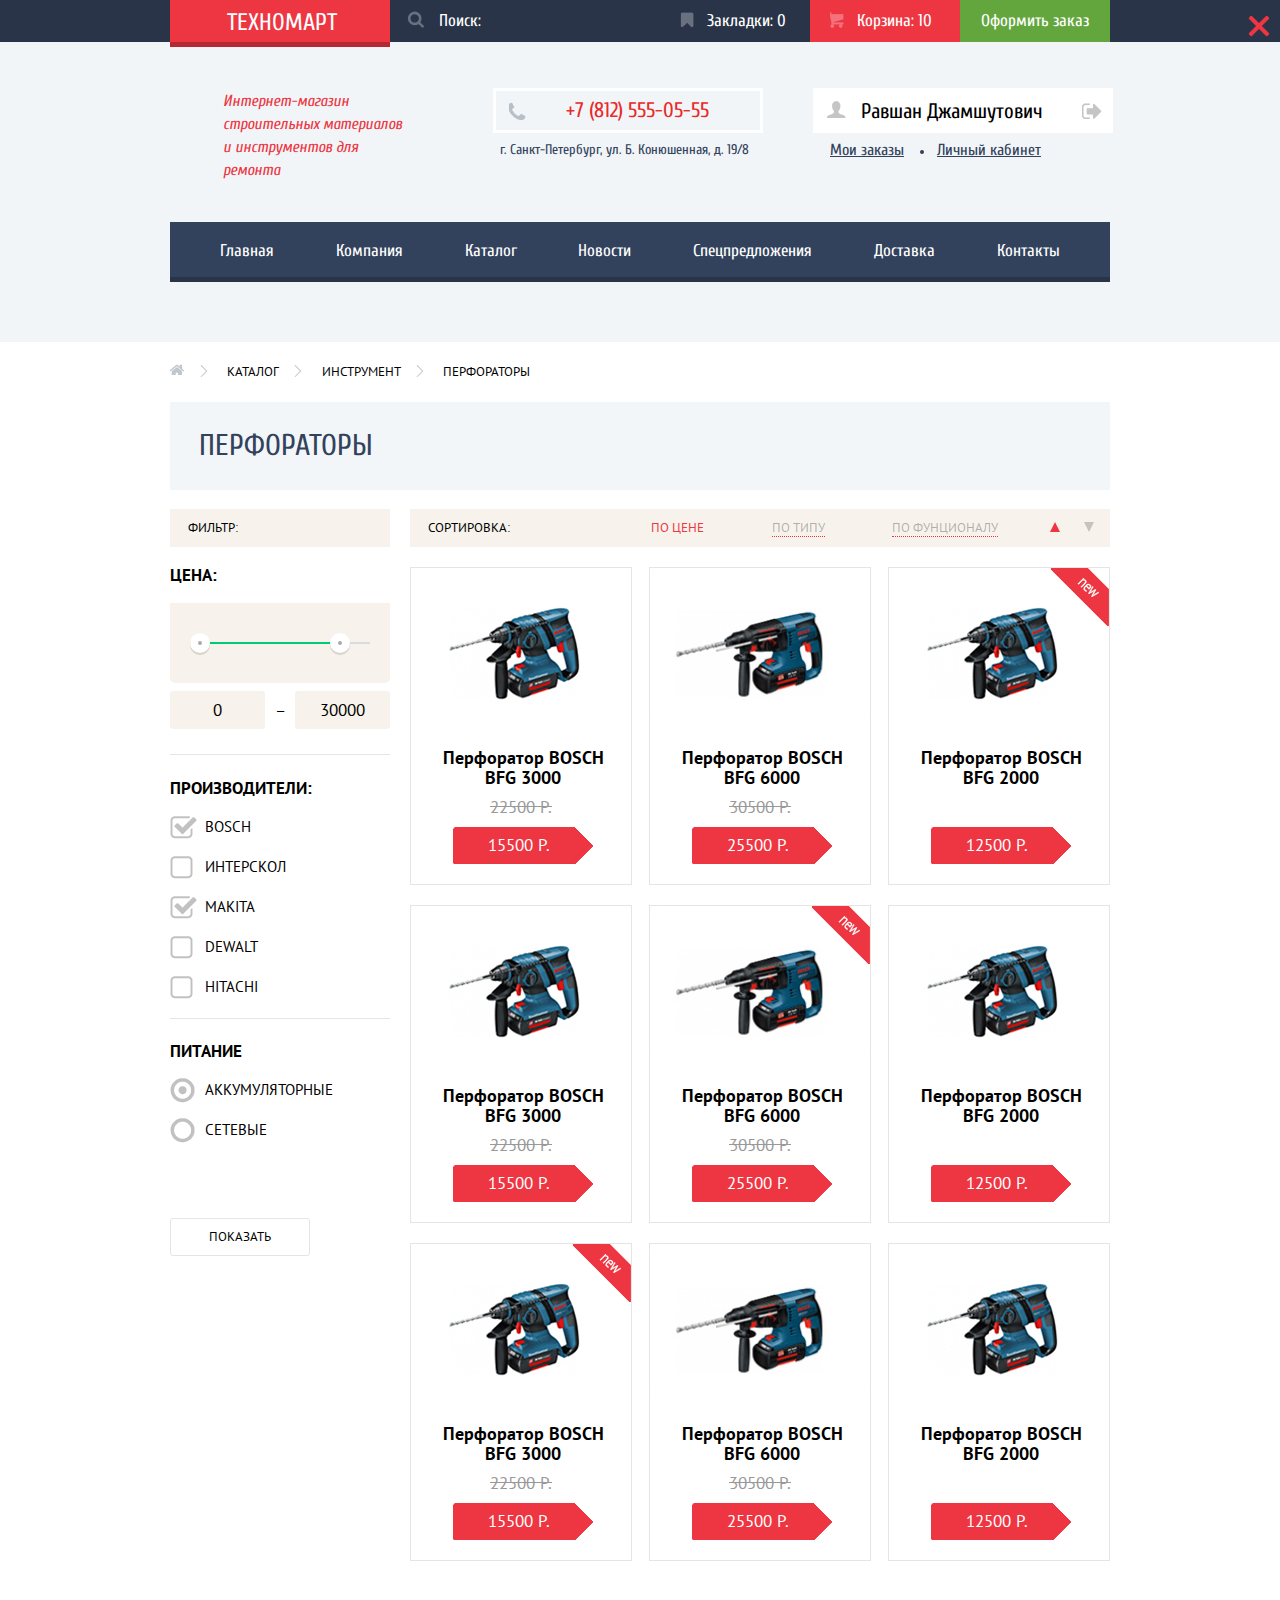
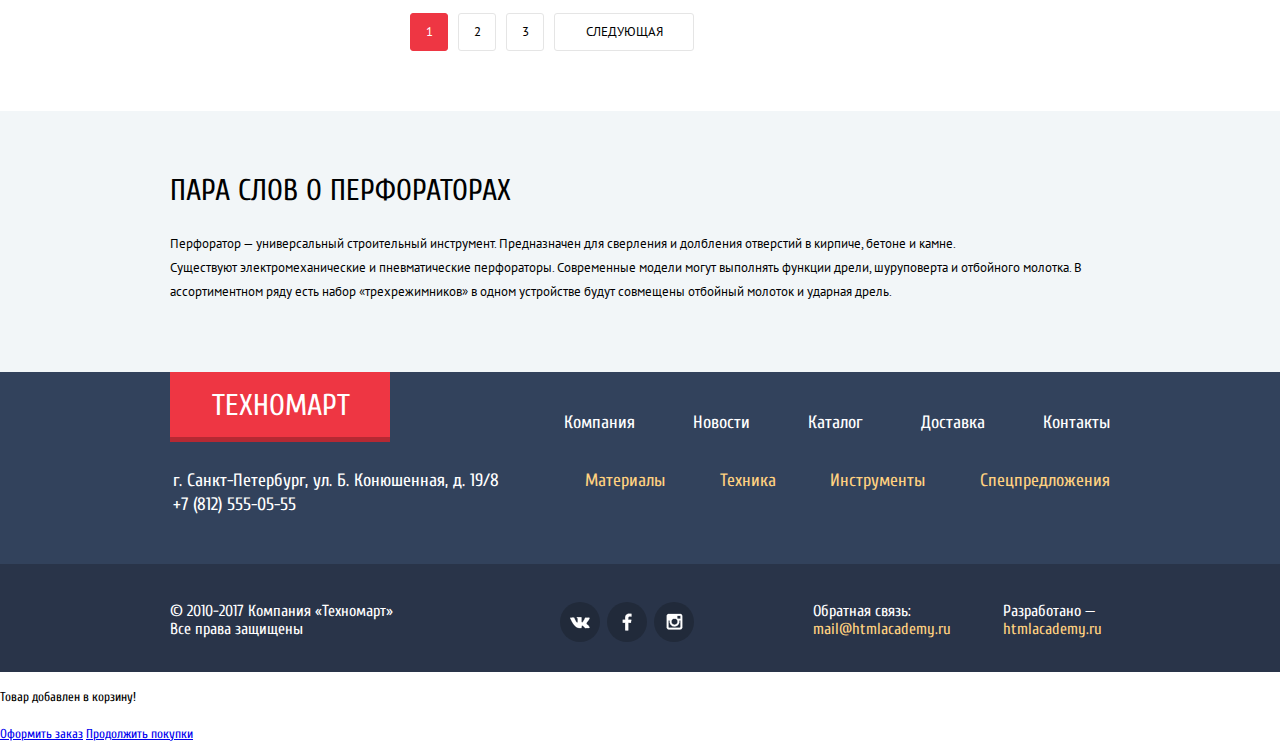
<file: technomart/catalogue.html>
<!DOCTYPE html>
<html lang="ru">
<head>
	<meta charset="utf-8">
	<title>Перфораторы | Техномарт</title>
	<link href="https://fonts.googleapis.com/css?family=Cuprum:400,700&amp;subset=cyrillic" rel="stylesheet">
	<link href="https://fonts.googleapis.com/css?family=PT+Sans:400,700&amp;subset=cyrillic" rel="stylesheet">
	<link rel="stylesheet" type="text/css" href="css/normalize.css">
	<link rel="stylesheet" type="text/css" href="css/style.min.css">
</head>
<body>
	<header class="index-header">
		<div class="header-top">
			<div class="container">
				<h1 class="header-title">
					<a href="index.html">Техномарт</a>
				</h1>
				<form class="search-form" action="#" method="get">
					<label for="search">Поиск</label>
					<input type="search" name="search" id="search" placeholder="Поиск:">
				</form>
				<ul>
					<li class="header-top-item bookmarks">
						<a href="#">Закладки: 0</a>
					</li>
					<li class="header-top-item cart-active">
						<a href="#">Корзина: 10</a>
					</li>
				</ul>
				<a href="#" class="order-btn">Оформить заказ</a>
			</div>
		</div>
		<div class="container">
			<div class="header-content">
				<p class="description">Интернет-магазин строительных материалов и&nbsp;инструментов для ремонта</p>
				<div class="contacts">
					<p class="phone">+7 (812) 555-05-55</p>
					<p class="adress">г. Санкт-Петербург, ул. Б. Конюшенная, д. 19/8</p>
				</div>
				<div class="user-block">
					<a href="#" class="user-btn user-btn-logged">Равшан Джамшутович</a>
					<ul class="user-links">
						<li>
							<a href="#" class="user-orders">Мои заказы</a>
						</li>
						<li>
							<a href="#" class="user-page">Личный кабинет</a>
						</li>
					</ul>
				</div>	
			</div>
			<nav class="header-navigation">
				<ul>
					<li class="header-navigation-first">
						<a href="index.html">Главная</a>
					</li>
					<li>
						<a href="#">Компания</a>
					</li>
					<li>
						<a href="#">Каталог</a>
					</li>
					<li>
						<a href="#">Новости</a>
					</li>
					<li>
						<a href="#">Спецпредложения</a>
					</li>
					<li>
						<a href="#">Доставка</a>
					</li>
					<li class="header-navigation-last">
						<a href="#">Контакты</a>
					</li>
				</ul>
			</nav>		
		</div>
	</header>
	<main>
		<div class="container">
			<ul class="breadcrumbs">
				<li>
					<a href="index.html" class="main">Главная</a>
				</li>
				<li>
					<a href="#">Каталог</a>
				</li>
				<li>
					<a href="#">Инструмент</a>
				</li>
				<li>
					Перфораторы
				</li>
			</ul>
			<h2 class="page-title">Перфораторы</h2>
			<div class="catalog-page">
				<form class="filter" action="#" method="get">
					<h3>Фильтр:</h3>
					<div class="filter-price">
						<h4>Цена:</h4>
						<div class="range-controls">
							<div class="scale">
								<div class="bar"></div>
							</div>
							<div class="toggle toggle-min"></div>
							<div class="toggle toggle-max"></div>
						</div>
						<div class="price-controls">
							<input type="text" name="min-price" value="0">
							<span>&ndash;</span>
							<input type="text" name="max-price" value="30000">
						</div>
					</div>
					<div class="filter-manufacturers">
						<h4>Производители:</h4>
						<ul>
							<li>
								<input type="checkbox" name="bosch" id="bosch" checked>
								<label for="bosch">Bosch</label>
							</li>
							<li>
								<input type="checkbox" name="interskol" id="interskol">
								<label for="interskol">Интерскол</label>
							</li>
							<li>
								<input type="checkbox" name="makita" id="makita" checked>
								<label for="makita">Makita</label>
							</li>
							<li>
								<input type="checkbox" name="dewalt" id="dewalt">
								<label for="dewalt">Dewalt</label>
							</li>
							<li>
								<input type="checkbox" name="hitachi" id="hitachi">
								<label for="hitachi">Hitachi</label>
							</li>
						</ul>
					</div>
					<div class="filter-charge">
						<h4>Питание</h4>
						<ul>
							<li>
								<input type="radio" name="battery" id="battery" checked>
								<label for="battery">Аккумуляторные</label>
							</li>
							<li>
								<input type="radio" name="main-power" id="main-power">
								<label for="main-power">Сетевые</label>
							</li>
						</ul>
					</div>
					<button type="submit" class="btn filter-btn">Показать</button>
				</form>
				<div class="catalog">
					<div class="sort-result">
						<h3>Сортировка:</h3>
						<ul class="sort-result-list">
							<li>
								По цене
							</li>
							<li>
								<a href="#">По типу</a>
							</li>
							<li>
								<a href="#">По фунционалу</a>
							</li>
						</ul>
						<ul class="sort-result-order">
							<li>
								<a href="#" class="sort-result-order-up">По возрастанию</a>
							</li>
							<li>
								<a href="#" class="sort-result-order-down">По убыванию</a>
							</li>
						</ul>
					</div>
					<div class="catalog-items">
						<article class="catalog-item">
							<div class="catalog-order-buttons">
								<a href="#" class="catalog-order-button catalog-order-button-cart">Купить</a>
								<a href="#" class="catalog-order-button">В закладки</a>
							</div>
							<img src="img/goods-item-2.jpg" width="220" height="150" alt="Перфоратор BOSCH BFG 3000">
							<h3>Перфоратор BOSCH BFG 3000</h3>
							<p>22500 р.</p>
							<a href="#" class="btn btn-price">15500 р.</a>
						</article>
						<article class="catalog-item">
							<div class="catalog-order-buttons">
								<a href="#" class="catalog-order-button catalog-order-button-cart">Купить</a>
								<a href="#" class="catalog-order-button">В закладки</a>
							</div>
							<img src="img/goods-item-3.jpg" width="220" height="150" alt="Перфоратор BOSCH BFG 6000">
							<h3>Перфоратор BOSCH BFG 6000</h3>
							<p>30500 р.</p>
							<a href="#" class="btn btn-price">25500 р.</a>
						</article>
						<article class="catalog-item catalog-item-last">
							<div class="catalog-order-buttons">
								<a href="#" class="catalog-order-button catalog-order-button-cart">Купить</a>
								<a href="#" class="catalog-order-button">В закладки</a>
							</div>
							<img src="img/goods-item-2.jpg" width="220" height="150" alt="Перфоратор BOSCH BFG 2000">
							<h3>Перфоратор BOSCH BFG 2000</h3>
							<a href="#" class="btn btn-price">12500 р.</a>
						</article>
						<article class="catalog-item">
							<div class="catalog-order-buttons">
								<a href="#" class="catalog-order-button catalog-order-button-cart">Купить</a>
								<a href="#" class="catalog-order-button">В закладки</a>
							</div>
							<img src="img/goods-item-2.jpg" width="220" height="150" alt="Перфоратор BOSCH BFG 3000">
							<h3>Перфоратор BOSCH BFG 3000</h3>
							<p>22500 р.</p>
							<a href="#" class="btn btn-price">15500 р.</a>
						</article>
						<article class="catalog-item">
							<div class="catalog-order-buttons">
								<a href="#" class="catalog-order-button catalog-order-button-cart">Купить</a>
								<a href="#" class="catalog-order-button">В закладки</a>
							</div>
							<img src="img/goods-item-3.jpg" width="220" height="150" alt="Перфоратор BOSCH BFG 6000">
							<h3>Перфоратор BOSCH BFG 6000</h3>
							<p>30500 р.</p>
							<a href="#" class="btn btn-price">25500 р.</a>
						</article>
						<article class="catalog-item catalog-item-last">
							<div class="catalog-order-buttons">
								<a href="#" class="catalog-order-button catalog-order-button-cart">Купить</a>
								<a href="#" class="catalog-order-button">В закладки</a>
							</div>
							<img src="img/goods-item-2.jpg" width="220" height="150" alt="Перфоратор BOSCH BFG 2000">
							<h3>Перфоратор BOSCH BFG 2000</h3>
							<a href="#" class="btn btn-price">12500 р.</a>
						</article>
						<article class="catalog-item">
							<div class="catalog-order-buttons">
								<a href="#" class="catalog-order-button catalog-order-button-cart">Купить</a>
								<a href="#" class="catalog-order-button">В закладки</a>
							</div>
							<img src="img/goods-item-2.jpg" width="220" height="150" alt="Перфоратор BOSCH BFG 3000">
							<h3>Перфоратор BOSCH BFG 3000</h3>
							<p>22500 р.</p>
							<a href="#" class="btn btn-price">15500 р.</a>
						</article>
						<article class="catalog-item">
							<div class="catalog-order-buttons">
								<a href="#" class="catalog-order-button catalog-order-button-cart">Купить</a>
								<a href="#" class="catalog-order-button">В закладки</a>
							</div>
							<img src="img/goods-item-3.jpg" width="220" height="150" alt="Перфоратор BOSCH BFG 6000">
							<h3>Перфоратор BOSCH BFG 6000</h3>
							<p>30500 р.</p>
							<a href="#" class="btn btn-price">25500 р.</a>
						</article>
						<article class="catalog-item catalog-item-last">
							<div class="catalog-order-buttons">
								<a href="#" class="catalog-order-button catalog-order-button-cart">Купить</a>
								<a href="#" class="catalog-order-button">В закладки</a>
							</div>
							<img src="img/goods-item-2.jpg" width="220" height="150" alt="Перфоратор BOSCH BFG 2000">
							<h3>Перфоратор BOSCH BFG 2000</h3>
							<a href="#" class="btn btn-price">12500 р.</a>
						</article>					
					</div>
					<div class="catalog-pagination">
						<ul>
							<li>
								<a href="#" class="active">1</a>
							</li>
							<li>
								<a href="#">2</a>
							</li>
							<li >
								<a href="#">3</a>
							</li>
							<li >
								<a href="#">Следующая</a>
							</li>
						</ul>
					</div>
				</div>
			</div>
		</div>
		<article class="info">
			<div class="container">
				<h2>Пара слов о перфораторах</h2>
				<p>Перфоратор — универсальный строительный инструмент. Предназначен для сверления и долбления отверстий в кирпиче, бетоне и камне.</p>
				<p>Существуют электромеханические и пневматические перфораторы. Современные модели могут выполнять функции дрели, шуруповерта и отбойного молотка. В ассортиментном ряду есть набор «трехрежимников» в одном устройстве будут совмещены отбойный молоток и ударная дрель.</p>
			</div>
		</article>
	</main>
	<footer class="index-footer">
		<div class="footer-top">
			<div class="container">
				<h2 class="footer-title">
					<a href="index.html">Техномарт</a>
				</h2>
				<ul class="footer-navigation">
					<li>
						<a href="#">Компания</a>
					</li>
					<li>
						<a href="#">Новости</a>
					</li>
					<li>
						<a href="#">Каталог</a>
					</li>
					<li>
						<a href="#">Доставка</a>
					</li>
					<li>
						<a href="#">Контакты</a>
					</li>
				</ul>
			</div>
		</div>
		<div class="footer-content">
			<div class="container">
				<p>г. Санкт-Петербург, ул. Б. Конюшенная, д. 19/8<br>
				+7 (812) 555-05-55</p>
				<ul class="footer-content-menu">
					<li>
						<a href="#">Материалы</a>
					</li>
					<li>
						<a href="#">Техника</a>
					</li>
					<li>
						<a href="#">Инструменты</a>
					</li>
					<li>
						<a href="#">Спецпредложения</a>
					</li>
				</ul>
			</div>
		</div>
		<div class="footer-social">
			<div class="container">
				<p class="copyright">
					&#169; 2010-2017 Компания «Техномарт»<br>
					Все права защищены
				</p>
				<ul class="social-buttons">
					<li>
						<a href="#" class="btn-vk">Вконтакте</a>
					</li>
					<li>
						<a href="#" class="btn-fb">Фейсбук</a>
					</li>
					<li>
						<a href="#" class="btn-inst">Инстаграм</a>
					</li>
				</ul>
				<p class="mail">
					Обратная связь:
					<a href="#">mail@htmlacademy.ru</a>
				</p>
				<p class="html-academy">
					Разработано —
					<a href="#">htmlacademy.ru</a>
				</p>
			</div>
		</div>
	</footer>
	<div class="modal-content-catalog">
		<button class="modal-content-close" type="button" title="Закрыть">Закрыть</button>
		<p>Товар добавлен в корзину!</p>
		<div class="modal-content-catalog-btns">
			<a href="#">Оформить заказ</a>
			<a href="#">Продолжить покупки</a>
		</div>
	</div>
	<script src="js/script.js"></script>
</body>
</html>
</file>
<file: sedona/css/style.min.css>
@font-face{font-family:"PT Sans";font-display:swap;src:url(../fonts/ptsans.woff2) format("woff2"),url(../fonts/ptsans.woff) format("woff");font-weight:400;font-style:normal}@font-face{font-family:"PT Sans";font-display:swap;src:url(../fonts/ptsansbold.woff2) format("woff2"),url(../fonts/ptsansbold.woff) format("woff");font-weight:700;font-style:normal}body{margin:0 auto;padding:0;width:1200px;font-family:"PT Sans",sans-serif,Arial;text-transform:uppercase;background-color:#f2f2f2;-webkit-box-shadow:0 0 20px 0 #000;box-shadow:0 0 20px 0 #000}a{text-decoration:none;color:#000}.wrapper{background-color:#fff}.visually-hidden:not(:focus):not(:active),input[type=checkbox].visually-hidden,input[type=radio].visually-hidden{position:absolute;width:1px;height:1px;margin:-1px;border:0;padding:0;white-space:nowrap;-webkit-clip-path:inset(100%);clip-path:inset(100%);clip:rect(0 0 0 0);overflow:hidden}.page-header__banner{background-image:url(../img/banner.jpg);background-repeat:no-repeat;width:1200px;height:550px;margin-bottom:19px;background-color:#00bfff;-webkit-box-sizing:border-box;box-sizing:border-box}.main-nav{position:relative;padding:15px}.main-nav__logo-link{position:absolute;top:0;left:532px}.main-nav__list{list-style:none;padding:0;margin:0;font-weight:700;font-size:14px;line-height:26px;display:-webkit-box;display:-ms-flexbox;display:flex}.main-nav__item{margin-left:56px}.main-nav__item:nth-child(2){margin-left:148px}.main-nav__item:nth-child(3){margin-left:auto;margin-right:110px}.main-nav__item:nth-child(4){margin-right:57px}.main-nav__link{color:#000}.main-nav__link:hover{color:#81b3d2}.main-nav__link:active{color:#cacaca}.main-nav__link--active,.main-nav__link--active:active,.main-nav__link--active:hover{color:#766357;cursor:pointer}.container{background-color:#fff}.container__title{font-size:21px;font-weight:700;line-height:26px;margin:0 auto 28px;display:-webkit-box;display:-ms-flexbox;display:flex;-webkit-box-pack:center;-ms-flex-pack:center;justify-content:center;text-align:center;width:535px}.container__description{font-size:14px;font-weight:400;line-height:26px;text-align:center;margin:0 0 51px}.reason__block{padding:0;width:400px;height:256px;background-color:#81b3d2;color:#fff;margin:0}.reason__title{font-size:21px;font-weight:700;line-height:21px;margin:47px auto 25px;width:151px}.reason__number{font-size:14px;font-weight:400;line-height:21px;margin-bottom:19px;margin-top:0}.reason__description{font-size:14px;font-weight:400;line-height:26px;width:303px;margin:0 auto}.reason--long{display:-webkit-box;display:-ms-flexbox;display:flex;-webkit-box-ordinal-group:2;-ms-flex-order:1;order:1}.reason--reverse{-webkit-box-orient:horizontal;-webkit-box-direction:reverse;-ms-flex-direction:row-reverse;flex-direction:row-reverse;-webkit-box-ordinal-group:4;-ms-flex-order:3;order:3}.reason{background-color:#eee;-webkit-box-flex:1;-ms-flex:1 0 33%;flex:1 0 33%;height:256px;max-height:330px}.reason:nth-child(3){-webkit-box-ordinal-group:5;-ms-flex-order:4;order:4}.reason:nth-child(4){-webkit-box-ordinal-group:6;-ms-flex-order:5;order:5}.reason:nth-child(5){-webkit-box-ordinal-group:7;-ms-flex-order:6;order:6}.reason__image{background-color:tomato;-webkit-box-sizing:border-box;box-sizing:border-box}.content{display:-webkit-box;display:-ms-flexbox;display:flex;-ms-flex-pack:distribute;justify-content:space-around;-webkit-box-orient:horizontal;-webkit-box-direction:normal;-ms-flex-flow:row wrap;flex-flow:row wrap;padding:0;text-align:center;-webkit-box-align:stretch;-ms-flex-align:stretch;align-items:stretch;margin:0 0 49px}.advantages{margin:0;padding:0;-webkit-box-ordinal-group:3;-ms-flex-order:2;order:2;min-height:330px;width:100%}.advantages__item,.advantages__list{display:-webkit-box;display:-ms-flexbox;display:flex;-webkit-box-align:center;-ms-flex-align:center;align-items:center}.advantages__list{-ms-flex-wrap:wrap;flex-wrap:wrap;-ms-flex-pack:distribute;justify-content:space-around;list-style:none;padding:0;margin:0;min-height:300px}.advantages__item{-webkit-box-flex:1;-ms-flex:1 0 33%;flex:1 0 33%;-webkit-box-orient:vertical;-webkit-box-direction:normal;-ms-flex-direction:column;flex-direction:column;margin:0 auto;min-height:203px;padding-top:25px}.advantages__item:nth-child(3){-webkit-box-flex:1;-ms-flex:1 0 33%;flex:1 0 33%;display:-webkit-box;display:-ms-flexbox;display:flex;-webkit-box-orient:vertical;-webkit-box-direction:normal;-ms-flex-direction:column;flex-direction:column;-webkit-box-align:center;-ms-flex-align:center;align-items:center;margin:0 auto;min-height:214px;padding-top:25px}.advantages__image{margin-bottom:30px}.advantages__title{font-size:21px;font-weight:700;line-height:21px;margin:0 0 25px}.advantages__text{font-size:14px;line-height:21px;min-height:42px;margin:0;width:309px}.search{display:-webkit-box;display:-ms-flexbox;display:flex;-webkit-box-pack:center;-ms-flex-pack:center;justify-content:center;-webkit-box-align:center;-ms-flex-align:center;align-items:center;-webkit-box-orient:vertical;-webkit-box-direction:normal;-ms-flex-flow:column;flex-flow:column;width:1200px;position:relative}.search__title{font-size:30px;font-weight:700;line-height:36px;margin:0 0 28px}.search__text{font-size:14px;font-weight:400;line-height:24px;margin:0 0 47px;width:397px;text-align:center}.search__button{font-size:21px;font-weight:700;line-height:26px;color:#fff;width:568px;height:88px;background-color:#766357;border:0}.search__form{z-index:2;position:absolute;top:245px;left:316px}.search__button:hover{background-color:#604e43}.search__button:active{background-color:#503e33}.form{padding-top:50px;min-height:395px;background-color:#fff;margin:0;width:568px;border:1px solid #d3d3d3;-webkit-box-sizing:border-box;box-sizing:border-box;padding-left:55px;padding-right:55px}.form--close{display:none}.form--no-js{display:-webkit-box;display:-ms-flexbox;display:flex}.form__list,.form__roster{list-style:none;padding:0}.form__list,.form__point,.form__roster{font-size:14px;font-weight:700;line-height:26px}.form__list,.form__roster,.form__submit{display:-webkit-box;display:-ms-flexbox;display:flex;-webkit-box-align:center;-ms-flex-align:center;align-items:center}.form__submit{border:0;padding:0;font-size:21px;font-weight:700;line-height:26px;min-width:458px;min-height:58px;color:#fff;background-color:#81b3d2;margin:0 auto;-webkit-box-pack:center;-ms-flex-pack:center;justify-content:center}.form__list,.form__roster{margin:0 0 54px;-webkit-box-pack:justify;-ms-flex-pack:justify;justify-content:space-between}.form__list{margin:0 auto;-webkit-box-orient:vertical;-webkit-box-direction:normal;-ms-flex-direction:column;flex-direction:column;-webkit-box-pack:center;-ms-flex-pack:center;justify-content:center}.form__item{margin-bottom:36px;position:relative}.form__item input{width:340px;height:34px;border:0;background-color:#f2f2f2;text-transform:uppercase;font-family:inherit;font-size:inherit;font-weight:700;padding-right:50px}input::-webkit-input-placeholder{color:#000}input:-ms-input-placeholder,input::-ms-input-placeholder{color:#000}input::placeholder{color:#000}.form__item:nth-child(2) input{width:340px}.form__item label{margin-right:14px}.form__item:nth-child(1) label{margin-right:19px}.form__icon{top:5px;right:5px;position:absolute}.form__icon:hover path{fill:green}.form__icon:active path{fill:red}.form__point{margin:0;display:-webkit-box;display:-ms-flexbox;display:flex;-webkit-box-pack:center;-ms-flex-pack:center;justify-content:center;-webkit-box-align:center;-ms-flex-align:center;align-items:center}.form__button,.form__point input{width:38px;height:34px;border:0;background-color:#f2f2f2;text-transform:uppercase;font-family:inherit;font-size:inherit;font-weight:700;margin:0;padding:0}.form__button:hover line{stroke:#000}.form__button:active line{stroke:#81b3d2}.form__button{display:-webkit-box;display:-ms-flexbox;display:flex;-webkit-box-pack:center;-ms-flex-pack:center;justify-content:center}.form__roster label{margin-right:30px}.form__list input{padding-left:12px;-webkit-box-sizing:border-box;box-sizing:border-box}.form__list input:hover{background-color:#ebebeb}.form__list input:focus{background-color:#fff}.form__point input{text-align:center;padding-left:15px;-webkit-box-sizing:border-box;box-sizing:border-box}.form__point:nth-child(1) label{margin-right:41px}.form__point:nth-child(2){margin-right:2px}.form__point:nth-child(2) label{margin-right:20px}.form__submit:hover{background-color:#669ec0}.form__submit:active{background-color:#5496bd}.page-footer,.page-footer__copyright{display:-webkit-box;display:-ms-flexbox;display:flex;-webkit-box-align:center;-ms-flex-align:center;align-items:center}.page-footer{-webkit-box-orient:horizontal;-webkit-box-direction:normal;-ms-flex-flow:row wrap;flex-flow:row wrap;padding:30px;-ms-flex-pack:distribute;justify-content:space-around}.page-footer__copyright{-webkit-box-pack:center;-ms-flex-pack:center;justify-content:center;margin-left:auto;margin-right:70px}.filter-group{padding:0;margin:0 119px 0 0}.filter-group__title{font-size:16px;font-weight:700;line-height:21px;margin:0 0 26px}.filter-group__list{padding:0;list-style:none;font-size:14px;font-weight:400;line-height:21px;margin-left:33px}.filter-group__item{margin-bottom:25px;position:relative}.filter-group__item label{padding-left:7px}.filter-group__item:hover{opacity:.8}.filter-group__item:active{opacity:.6}.filter-group__checkbox+label{position:relative;cursor:pointer}.filter-group__checkbox+label::before{width:24px;height:24px;display:block;content:"";position:absolute;left:-33px;background-image:url(../img/checkbox-off.svg);background-repeat:no-repeat}.filter-group__checkbox:checked+label::before{width:24px;height:24px;display:block;content:"";position:absolute;left:-33px;background-image:url(../img/checkbox-on.svg);background-repeat:no-repeat}.filter-group__checkbox:checked:focus+label,.filter-group__checkbox:focus+label{outline:1px solid #add8e6}.sorting{display:-webkit-box;display:-ms-flexbox;display:flex;-webkit-box-pack:start;-ms-flex-pack:start;justify-content:flex-start;-webkit-box-align:center;-ms-flex-align:center;align-items:center;margin-bottom:57px}.sorting__title{margin:0}.sorting__subtitle{font-size:12px;font-weight:400;line-height:18px;margin:0 44px 0 0}.sorting__list{padding:0;margin:0;list-style:none;display:-webkit-box;display:-ms-flexbox;display:flex;min-width:236px;-webkit-box-pack:justify;-ms-flex-pack:justify;justify-content:space-between}.sorting__item{font-size:12px;font-weight:400;line-height:18px}.sorting__title{font-size:21px;font-weight:700;line-height:26px;margin-left:71px;margin-right:48px}.sorting__item{color:#81b3d2}.sorting__link{color:#d2d2d2;border-bottom:1px dotted #81b3d2}.sorting__link--active:hover{color:#81b3d2;border-bottom:none}.sorting__link--active:active{color:#000;border-bottom:none}.sorting__block{margin-left:auto;margin-right:70px;border:0}.sorting__button{width:18px;height:18px;border:0;background-color:transparent;outline:0;padding:0}.sorting__button:focus{outline:1px solid #add8e6}.sorting__button:hover path{fill:#000}.copyright__link:hover path,.sorting__button:active path{fill:#81b3d2}.hotel-result__list{padding:0;margin:0 0 0 71px;list-style:none}.hotel-result__price,.hotel-result__rating,.hotel-result__title,.hotel-result__type{margin:0}.hotel-result__title{font-size:21px;font-weight:700;line-height:26px;margin-bottom:7px;cursor:pointer}.hotel-result__price,.hotel-result__type{font-size:14px;font-weight:400;line-height:21px}.hotel-result__item{display:-webkit-box;display:-ms-flexbox;display:flex;margin-bottom:58px}.hotel-result__item:nth-child(3){margin-bottom:35px}.hotel-result__rate{margin-left:auto;margin-right:84px;padding:0;position:relative;display:-webkit-box;display:-ms-flexbox;display:flex;-webkit-box-orient:vertical;-webkit-box-direction:normal;-ms-flex-direction:column;flex-direction:column;-webkit-box-pack:end;-ms-flex-pack:end;justify-content:flex-end}.hotel-result__stars{padding:0;background-image:url(../img/star.svg);background-color:transparent;background-repeat:repeat-x;position:absolute;top:0;right:0;background-size:20px 20px;height:30px;margin-right:-13px}.hotel-result__stars--one{width:20px}.hotel-result__stars--two{width:40px}.hotel-result__stars--three{width:60px}.hotel-result__stars--four{width:80px}.hotel-result__stars--five{width:100px}.hotel-result__rating{font-size:14px;line-height:21px;background:#f2f2f2;display:-webkit-box;display:-ms-flexbox;display:flex;width:109px;min-height:26px;-webkit-box-align:center;-ms-flex-align:center;align-items:center;-webkit-box-pack:center;-ms-flex-pack:center;justify-content:center;margin-right:-12px}.hotel-result__more,.hotel-result__reservation{font-size:14px;font-weight:700;line-height:21px;color:#fff;width:109px;height:27px;background-color:#81b3d2;border:0;padding:0}.hotel-result__reservation{width:141px;background-color:#766357;margin-left:2px}.hotel-result__wrapper{display:-webkit-box;display:-ms-flexbox;display:flex;-webkit-box-pack:justify;-ms-flex-pack:justify;justify-content:space-between;max-width:180px;margin-bottom:14px}.hotel-result__image{background-color:#1c4f80;margin-right:32px}.hotel-result__title:active,.hotel-result__title:hover{font-size:21px;font-weight:700;line-height:26px;margin-bottom:7px;color:#81b3d2}.hotel-result__title:active{color:#e7e7e7}.hotel-result__more:hover{background-color:#669ec0}.hotel-result__more:active{background-color:#5496bd}.hotel-result__reservation:hover{background-color:#604e43}.hotel-result__reservation:active{background-color:#503e33}.button{text-transform:uppercase;cursor:pointer}.hotel-search__form{display:-webkit-box;display:-ms-flexbox;display:flex;background-image:url(../img/filter_background.jpg);background-repeat:no-repeat;background-color:#00bfff;width:1200px;padding-top:27px;padding-left:72px;min-height:218px;margin-bottom:30px;-webkit-box-sizing:border-box;box-sizing:border-box;color:#fff}.visit{font-size:21px;font-weight:700;line-height:26px;margin-left:102px;margin-right:256px}.social__item,.social__list{display:-webkit-box;display:-ms-flexbox;display:flex}.social__list{list-style:none;padding:0;margin:0;min-width:150px;-webkit-box-pack:justify;-ms-flex-pack:justify;justify-content:space-between}.social__item{min-width:48px;min-height:48px;background-color:#81b3d2;font-size:0;-webkit-box-align:center;-ms-flex-align:center;align-items:center;-webkit-box-pack:center;-ms-flex-pack:center;justify-content:center;cursor:pointer}.social__item:hover{opacity:.8}.social__item:active{opacity:.6}.copyright__text{margin:0 10px 0 0;font-weight:400;font-style:normal;font-size:14px;line-height:26px}.copyright__link{margin-right:6px;padding-top:9px}.copyright__link:active path{fill:#bebcbd}.map{background-image:url(../img/map.jpg);background-color:#81b3d2;width:1200px;height:473px;background-repeat:no-repeat;-webkit-box-sizing:border-box;box-sizing:border-box}.cost-range{width:330px;margin-left:auto;margin-right:63px;color:#fff;text-transform:uppercase}.cost-range__title{margin-bottom:9px;font-weight:600;font-size:16px;line-height:21px}.cost-range__price-controls{position:relative;height:36px;margin-bottom:20px;font-size:0;border:2px solid #fff;border-radius:2px}.cost-range__price-controls::after{content:"";position:absolute;top:50%;left:50%;width:2px;height:22px;background:#fff;-webkit-transform:translate(-50%,-50%);transform:translate(-50%,-50%)}.cost-range__price-controls label{display:inline-block;font-size:14px;line-height:38px;vertical-align:top;cursor:pointer}.cost-range__price-controls .max-price,.cost-range__price-controls .min-price{padding-left:65px}.cost-range__price-controls input{width:50px;margin:0;color:inherit;font:inherit;background:0 0;border:0}.cost-range__controls{position:relative;margin-bottom:32px}.cost-range__controls .scale{height:2px;background:rgba(255,255,255,.3)}.cost-range__controls .bar{width:80%;height:2px;background:#fff}.range-toggle{position:absolute;top:-9px;width:4px;height:4px;background:#ababab;border:8px solid #fff;border-radius:50%;-webkit-box-shadow:0 2px 1px 0 rgba(0,1,1,.2);box-shadow:0 2px 1px 0 rgba(0,1,1,.2);cursor:pointer}.range-toggle:hover{background:#1c4f80}.range-toggle-min{left:0}.range-toggle-max{left:80%}.btn-transparent{display:block;margin:0 auto;padding:6px 35px;font-size:14px;line-height:20px;color:#fff;text-transform:uppercase;background:0 0;border:2px solid #fff;border-radius:2px;cursor:pointer}.btn-transparent:hover{color:#000;background:#fff}
</file>
<file: technomart/css/style.min.css>
body,html{margin:0;padding:0;font-family:"Cuprum","Arial",sans-serif;font-size:13px;line-height:24px;font-weight:400;color:#000}.index-header{margin:0;padding:0 0 60px;background-color:#f1f5f7}.container{width:940px;padding:0 10px;margin:0 auto}.header-top{margin-bottom:46px;color:#fff;background-color:#293449}.header-top .container{display:-webkit-box;display:-ms-flexbox;display:flex;-webkit-box-pack:justify;-ms-flex-pack:justify;justify-content:space-between;-webkit-box-align:center;-ms-flex-align:center;align-items:center}.header-title,.header-title a{display:block;-webkit-box-sizing:border-box;box-sizing:border-box;width:220px}.header-title{margin:0 0 -5px;padding:0;font-size:0}.header-title a{padding-left:57px;padding-top:11px;padding-bottom:7px;vertical-align:middle;text-decoration:none;font-family:"Cuprum","Arial",sans-serif;font-size:24px;line-height:24px;font-weight:400;text-transform:uppercase;color:#fff;background-color:#ee3643;border-bottom:5px solid #b52933}.header-title a:hover{background-color:#ca2c37;border-bottom:5px solid #9a212a}.header-title a:active{background-color:#ba2732;border-bottom:5px solid #8e1e26}.header-top .search-form,.search-form input{position:relative;width:270px;margin:0;padding:0;font-size:0}.search-form::before{position:absolute;top:11px;left:17px;z-index:1;content:"";width:17px;height:17px;background:url(../img/sprite-technomart.png) no-repeat;background-position:-50px -3807px;opacity:.3}.search-form input{display:block;padding:12px 0 12px 49px;font-family:"Cuprum","Arial",sans-serif;font-size:17px;line-height:18px;color:#fff;border:0;outline:0;background-color:#293449}.search-form input::-webkit-input-placeholder{color:#fff}.search-form input:focus{z-index:1;color:#000;background:#fff url(../img/sprite-technomart.png) no-repeat;background-position:-32px -3913px}.search-form label{display:none}.header-content,.header-top ul{display:-webkit-box;display:-ms-flexbox;display:flex}.header-top ul{width:300px;list-style:none;-webkit-box-pack:end;-ms-flex-pack:end;justify-content:flex-end}.header-top li,.header-top ul{margin:0;padding:0}.header-top .order-btn,.header-top-item a{display:block;width:150px;-webkit-box-sizing:border-box;box-sizing:border-box;text-decoration:none;color:#fff;font-size:17px;line-height:18px}.header-top-item a{padding-left:47px;padding-top:12px;padding-bottom:12px;font-weight:400;background-color:#293449}.header-top-item a:active{background-color:#161d29}.header-top .bookmarks,.header-top .cart{position:relative}.cart-active a::before,.header-top .bookmarks::before,.header-top .cart::before{position:absolute;top:12px;left:20px;content:"";width:14px;height:16px;background:url(../img/sprite-technomart.png) no-repeat;background-position:-50px -166px;opacity:.3}.header-top .bookmarks:hover::before{cursor:pointer;opacity:1}.header-top .bookmarks:active::before{opacity:.3}.cart-active a::before,.header-top .cart::before{width:17px;background-position:-53px -50px}.cart-active a:hover::before,.header-top .cart:hover::before{cursor:pointer;opacity:1}.cart-active a:active::before,.header-top .cart:active::before{opacity:.3}.header-top .order-btn{min-height:42px;text-align:center;margin:0;padding:12px 15px;background-color:#63a63e}.header-top .order-btn:hover{background-color:#5fbb2d}.header-top .order-btn:active{color:rgba(255,255,255,.51);background-color:#518534}.header-content{-webkit-box-pack:justify;-ms-flex-pack:justify;justify-content:space-between;margin-bottom:38px}.header-content p{width:300px;padding:0;margin:0 5px 0 0}.header-content .phone,.header-content div,.header-content p{-webkit-box-sizing:border-box;box-sizing:border-box}.header-content div{margin:0;padding:0;width:300px}.header-content .description{padding:2px 53px;font-family:"Cuprum","Arial",sans-serif;font-style:italic;font-size:16px;line-height:23px;color:#ee3643}.header-content .phone{position:relative;display:block;width:270px;margin-left:0;padding-left:70px;padding-top:9px;padding-bottom:9px;font-size:21px;line-height:21px;font-weight:400;color:#e9292a;border:3px solid #fff}.header-content .phone::before,.user-block .user-btn-login::before{position:absolute;top:10px;left:13px;content:"";width:19px;height:19px;background:url(../img/sprite-technomart.png) no-repeat;background-position:-52px -2625px}.header-content .adress{padding-left:7px;padding-top:5px;font-size:14px;line-height:24px;font-weight:400;color:#32425c}.header-content .user-block{margin:0;padding:0 0 0 18px}.user-block a{display:inline-block;margin:0;padding:0;vertical-align:middle;font-size:0;text-decoration:none}.user-block .user-btn{font-size:21px;line-height:21px;color:#000}.user-block .user-btn:hover{color:#ee3643}.user-block .user-btn:active{color:rgba(0,0,0,.3)}.user-block .user-btn-login,.user-block .user-btn-register{-webkit-box-sizing:border-box;box-sizing:border-box;padding-top:13px;padding-bottom:11px;background-color:#fff}.user-block .user-btn-login{position:relative;margin-right:10px;width:118px;padding-left:48px}.user-block .user-btn-login::before{top:14px;left:16px;width:20px;height:17px;background-position:-52px -1992px}.user-block .user-btn-login:hover::before{background-position:-52px -2109px}.user-block .user-btn-login:active::before{background-position:-52px -1992px}.user-block .user-btn-register{width:150px;padding-left:24px;margin:0}.header-navigation ul{list-style:none;margin:0;padding:0;background-color:#32425c;border-bottom:5px solid #293449}.header-navigation a{display:block;margin:0;padding:20px 30px 18px;text-decoration:none;font-size:17px;line-height:17px;color:#fff}.header-navigation a:hover{background-color:#293449}.header-navigation a:active{color:rgba(255,255,255,.5);background-color:#293449}.header-navigation-first>a{padding-left:50px}.header-navigation-last>a{padding-right:50px}.header-navigation ul,.main-menu .container,.main-menu-goods{display:-webkit-box;display:-ms-flexbox;display:flex;-webkit-box-pack:justify;-ms-flex-pack:justify;justify-content:space-between}.main-menu .container{-ms-flex-wrap:wrap;flex-wrap:wrap;padding-top:60px;margin-bottom:53px}.main-menu-goods{width:940px;margin-bottom:21px}.main-menu-goods .btn,.main-menu-goods section{-webkit-box-sizing:border-box;box-sizing:border-box;color:#fff}.main-menu-goods section{position:relative;padding:21px 140px 22px 23px;background-color:#f6b22d;width:300px}.main-menu-goods h2{padding:0;margin:0 0 10px;font-family:"Cuprum","Arial",sans-serif;font-size:24px;line-height:30px;font-weight:700}.main-menu-goods .btn{display:block;width:135px;padding-top:10px;padding-bottom:10px;text-align:center;text-decoration:none;text-transform:uppercase;font-size:14px;line-height:18px;background-color:rgba(0,0,0,.1);border-radius:3px}.main-menu-goods .btn:hover{background-color:rgba(0,0,0,.2)}.main-menu-goods .btn:active{background-color:rgba(0,0,0,.3)}.main-menu-goods section:first-child::after,.main-menu-goods section:first-child::before{position:absolute;top:29px;right:43px;content:"";width:44px;height:66px;background:url(../img/sprite-technomart.png) no-repeat;background-position:-51px -2460px}.main-menu-goods section:first-child::after{top:-1px;right:-2px;width:60px;height:59px;background-position:-52px -4388px}.main-menu-goods section:nth-child(2){background-color:#4aafde}.main-menu-goods section:nth-child(2)::after{position:absolute;top:32px;right:29px;content:"";width:75px;height:61px;background:url(../img/sprite-technomart.png) no-repeat;background-position:-50px -1692px}.main-menu-goods section:last-child{background-color:#cc79d1}.main-menu-goods section:last-child::after{position:absolute;top:30px;right:30px;content:"";width:78px;height:62px;background:url(../img/sprite-technomart.png) no-repeat;background-position:-50px -1183px}.main-menu-slider{width:620px;position:relative}.main-menu-slider section{width:620px;-webkit-box-sizing:border-box;box-sizing:border-box;padding-left:25px;padding-top:25px;padding-bottom:20px;background:#827864 url(../img/slide-1.jpg) no-repeat}.main-menu-slider section:last-of-type{background:#827864 url(../img/slide-2.jpg) no-repeat}.main-menu-slider>a:first-of-type{position:absolute;top:115px;left:25px;width:22px;height:40px;font-size:0;background:url(../img/sprite-technomart.png) no-repeat;background-position:-51px -1853px;cursor:pointer}.main-menu-slider>a:last-of-type{position:absolute;top:115px;right:20px;width:22px;height:40px;font-size:0;background:url(../img/sprite-technomart.png) no-repeat;background-position:-50px -3496px;cursor:pointer}.slide h2{margin:0 0 2px;padding:0;font-family:"Cuprum","Arial",sans-serif;font-weight:700;font-size:36px;line-height:36px;text-transform:uppercase;color:#fff}.slide .btn,.slide p{display:block;color:#fff}.slide p{margin:0 0 120px;padding:0;font-family:"PT Sans","Arial",sans-serif;font-size:18px;line-height:24px}.slide .btn{width:195px;padding-top:10px;padding-bottom:10px;text-align:center;text-decoration:none;text-transform:uppercase;font-family:"Cuprum","Arial",sans-serif;font-size:14px;line-height:18px;background-color:#ee3643;border-radius:3px}.goods-header a:hover,.slide .btn:hover{background-color:#ca2c37}.goods-header a:active,.slide .btn:active{background-color:#ba2732}.main-menu-slider section:last-child{display:none}.change{-webkit-animation-name:change;animation-name:change}@-webkit-keyframes change{0%{-webkit-transition:translateX(0);transition:translateX(0)}to{-webkit-transition:translateX(620px);transition:translateX(620px)}}@keyframes change{0%{-webkit-transition:translateX(0);transition:translateX(0)}to{-webkit-transition:translateX(620px);transition:translateX(620px)}}.main-menu-offers{width:300px;margin:0;padding:0;display:-webkit-box;display:-ms-flexbox;display:flex;-webkit-box-orient:vertical;-webkit-box-direction:normal;-ms-flex-direction:column;flex-direction:column}.main-menu-offers section{position:relative;width:300px;-webkit-box-sizing:border-box;box-sizing:border-box;padding:23px 140px 22px 23px;color:#fff;background-color:#85d179}.main-menu-offers section:first-child{margin-bottom:19px}.main-menu-offers section:first-child::after{position:absolute;top:26px;right:45px;content:"";width:59px;height:72px;background:url(../img/sprite-technomart.png) no-repeat;background-position:-51px -3635px}.main-menu-offers section:last-child{background-color:#f6b22d}.main-menu-offers section:last-child::after{position:absolute;top:31px;right:31px;content:"";width:78px;height:63px;background:url(../img/sprite-technomart.png) no-repeat;background-position:-50px -1020px}.main-menu-offers h2{padding:0;margin:0 0 10px;font-family:"Cuprum","Arial",sans-serif;font-size:24px;line-height:30px;font-weight:700}.main-menu-offers .btn{display:block;width:135px;padding-top:10px;padding-bottom:10px;-webkit-box-sizing:border-box;box-sizing:border-box;text-align:center;text-decoration:none;text-transform:uppercase;font-size:14px;line-height:18px;color:#fff;background-color:rgba(0,0,0,.1);border-radius:3px}.main-menu-offers .btn:hover{background-color:rgba(0,0,0,.2)}.main-menu-offers .btn:active{background-color:rgba(0,0,0,.3)}.goods .container,.goods-header{display:-webkit-box;display:-ms-flexbox;display:flex;-webkit-box-pack:justify;-ms-flex-pack:justify;justify-content:space-between}.goods .container{-ms-flex-wrap:wrap;flex-wrap:wrap;margin-bottom:22px}.goods-header{width:940px;margin-bottom:20px;padding:25px 24px 27px 29px;-webkit-box-align:center;-ms-flex-align:center;align-items:center;background-color:#f7f3ec}.goods-header a,.goods-header h2,.manufacturers-header a{font-family:"Cuprum","Arial",sans-serif;text-transform:uppercase}.goods-header h2{margin:0;padding:0;font-weight:400;width:320px;font-size:30px;line-height:30px;color:#32425c}.goods-header a,.manufacturers-header a{width:255px;-webkit-box-sizing:border-box;box-sizing:border-box;padding-top:10px;padding-bottom:10px;font-size:14px;line-height:18px;text-decoration:none;text-align:center;color:#fff;background-color:#ee3643;border-radius:3px}.goods-item{position:relative;width:220px;border:1px solid #e5e5e5}.goods-item:last-child::after{position:absolute;top:-1px;right:-2px;content:"";width:60px;height:59px;background:url(../img/sprite-technomart.png) no-repeat;background-position:-52px -4388px}.goods-item-order,.goods-item:hover img,.services-navigation li>input[type=radio]~section{display:none}.goods-item:hover,.manufacturers .container>a:hover{border:0;-webkit-box-shadow:0 10px 25px 0 rgba(41,52,73,.5);box-shadow:0 10px 25px 0 rgba(41,52,73,.5)}.goods-item:hover .goods-item-order{display:block;width:inherit;margin-bottom:50px;padding-top:45px;padding-left:42px;text-align:center}.goods-item-order-btn{position:relative;display:block;width:135px;-webkit-box-sizing:border-box;box-sizing:border-box;margin-bottom:7px;padding-top:10px;padding-bottom:7px;font-family:"Cuprum","Arial",sans-serif;font-size:14px;line-height:18px;text-decoration:none;text-transform:uppercase;color:#fff;background-color:#63a63e;border-bottom:3px solid #367315;border-radius:3px}.goods-item-order-btn:hover{background-color:#5fbb2d}.goods-item-order-btn:active{background-color:#518534;border-color:#518534}.goods-item-order-btn:first-child::before{position:absolute;top:10px;left:13px;content:"";width:17px;height:16px;background:url(../img/sprite-technomart.png) no-repeat;background-position:-53px -50px;opacity:.3}.goods-item-order-btn:first-child:hover::before{opacity:1}.goods-item-order-btn:last-child{color:#32425c;background-color:#fff;border:3px solid #63a63e}.goods-item-order-btn:last-child:hover{border-color:#32425c}.goods-item-order-btn:last-child:active{border-color:#c1c6ce;opacity:.3}.goods-item img{margin-bottom:22px}.goods-item h3{width:170px;margin:0 0 10px;padding:0 0 0 27px;font-family:"PT Sans","Arial",sans-serif;font-size:18px;line-height:20px;text-align:center;color:#000}.goods-item-last h3{margin-bottom:38px}.goods-item p,.services p{display:block;font-family:"PT Sans","Arial",sans-serif}.goods-item .btn,.goods-item p{font-size:17px;line-height:18px;text-transform:uppercase}.goods-item p{margin:0 0 10px;padding:0;text-align:center;width:inherit;text-decoration:line-through;color:#999}.goods-item .btn{display:block;width:141px;-webkit-box-sizing:border-box;box-sizing:border-box;margin-left:42px;margin-bottom:20px;padding-left:35px;padding-top:10px;padding-bottom:10px;font-family:"PT Sans","Arial",sans-serif;text-decoration:none;color:#fff;background:url(../img/sprite-technomart.png) no-repeat;background-position:-50px -4547px}.manufacturers .container,.manufacturers-header{display:-webkit-box;display:-ms-flexbox;display:flex;-webkit-box-pack:justify;-ms-flex-pack:justify;justify-content:space-between}.manufacturers .container{-ms-flex-wrap:wrap;flex-wrap:wrap;margin-bottom:65px}.manufacturers-header{width:940px;margin-bottom:20px;padding:25px 24px 26px 25px;-webkit-box-align:center;-ms-flex-align:center;align-items:center;background-color:#f7f3ec}.manufacturers-header h2{width:400px;margin:0;padding:0;font-size:30px;font-weight:400;text-transform:uppercase;color:#32425c}.manufacturers-header a:hover{background-color:#ca2c37}.manufacturers-header a:active{background-color:#ba2732}.manufacturers .container>a{display:-webkit-box;display:-ms-flexbox;display:flex;width:218px;min-height:143px;margin-bottom:20px;text-align:center;-webkit-box-align:stretch;-ms-flex-align:stretch;align-items:stretch;border:1px solid #e5e5e5}.manufacturers .container>a:active{opacity:.5}.manufacturers img{margin:auto}.services{margin:0 0 80px;padding:65px 0;background-color:#f2f6f8}.manufacturers-header h2,.services h2,.services-navigation li>label{font-family:"Cuprum","Arial",sans-serif;line-height:30px}.services h2{margin:0 0 25px;text-transform:uppercase;padding:0;font-size:30px;color:#000}.services p{margin-bottom:67px;font-size:13px;line-height:24px;color:#000}.services-navigation{position:relative;list-style:none;margin:0;padding:0}.services-navigation li{width:240px;margin:0;padding:0;-webkit-box-sizing:border-box;box-sizing:border-box}.services-navigation li::after{position:absolute;top:-55px;left:230px;content:"";width:10px;height:272px;background:url(../img/shadow.png) no-repeat}.services-navigation li>input{position:absolute;left:-9999px}.services-navigation li>label{display:block;padding:15px 21px 14px;text-decoration:none;font-weight:bolder;font-size:21px;color:#fff;background-color:#32425c;border-top:1px solid #405069;border-bottom:1px solid #293449;cursor:pointer}.services-navigation li>label:hover{background-color:#293449;border-top:1px solid #405069;border-bottom:1px solid #293449}.services-navigation li>input[type=radio]:checked+label{color:#32425c;background-color:#fff;border-top:1px solid #fff;border-bottom:1px solid #fff}.services-navigation li>input[type=radio]:checked~section{display:block}.service{position:absolute;top:0;left:320px;width:620px;margin:0;padding:0;-webkit-box-sizing:border-box;box-sizing:border-box}.service-delivery{padding-bottom:32px;background:url(../img/delivery.png) no-repeat;background-position:right 25px}.service-credit,.service-guarantee{padding-bottom:32px;background-position:right top}.service-guarantee{background:url(../img/guarantee.png) no-repeat}.service-credit{background:url(../img/credit.jpg) no-repeat}.service a,.service h3{text-transform:uppercase;font-family:"Cuprum","Arial",sans-serif}.service h3{padding:0;margin:0 0 27px;font-size:36px;line-height:36px;color:#32425c}.service p{display:block;width:400px;margin:0 0 30px;padding:0;font-family:"PT Sans","Arial",sans-serif;font-size:13px;line-height:24px;color:#000}.service a{display:block;width:195px;-webkit-box-sizing:border-box;box-sizing:border-box;margin:0;padding-top:10px;padding-bottom:10px;text-decoration:none;font-size:14px;line-height:18px;text-align:center;color:#fff;background-color:#ee3643;border-radius:3px}.about .about-btn:hover,.service a:hover{background-color:#ca2c37}.about .about-btn:active,.service a:active{background-color:#ba2732}.about .container{display:-webkit-box;display:-ms-flexbox;display:flex;-webkit-box-pack:justify;-ms-flex-pack:justify;justify-content:space-between;margin-bottom:86px}.about-us{width:560px}.about h2,.about p{margin:0 0 25px;padding:0;color:#000}.about h2{font-weight:400;text-transform:uppercase;font-family:"Cuprum","Arial",sans-serif;font-size:30px;line-height:30px}.about p{display:block;font-family:"PT Sans","Arial",sans-serif;font-size:13px;line-height:24px}.about-us p:last-of-type{margin-bottom:20px}.about ul{display:block;margin:0;padding:0;list-style:none}.about li{position:relative;display:block;margin-bottom:20px;padding-left:36px;font-family:"Cuprum","Arial",sans-serif;font-size:18px;line-height:20px;font-weight:600}.about li:last-child{margin-bottom:0}.about li::before{position:absolute;top:50%;left:0;content:"";width:25px;height:2px;background-color:#fb565a}.about .about-btn,.about-us .about-btn{-webkit-box-sizing:border-box;box-sizing:border-box}.about .about-btn{display:block;margin:32px 0 0;padding:10px 0;text-decoration:none;text-transform:uppercase;font-family:"Cuprum","Arial",sans-serif;font-size:14px;line-height:18px;text-align:center;color:#fff;background-color:#ee3643;border-radius:3px;width:300px}.about-us .about-btn{width:220px;margin-top:35px}.about-contacts{width:300px}.about-contacts p{margin-bottom:30px}.index-footer{margin:0;padding:0;color:#fff;background-color:#32425c}.footer-navigation,.footer-top .container{display:-webkit-box;display:-ms-flexbox;display:flex}.footer-top .container{-webkit-box-pack:justify;-ms-flex-pack:justify;justify-content:space-between;margin-bottom:32px}.footer-title,.footer-title a{-webkit-box-sizing:border-box;box-sizing:border-box;width:220px}.footer-title{display:block;margin:0 0 -5px;padding:0;font-size:0}.footer-navigation a,.footer-title a{display:block;text-decoration:none;color:#fff}.footer-title a{padding-left:42px;padding-bottom:16px;font-family:"Cuprum","Arial",sans-serif;font-size:30px;line-height:30px;font-weight:400;text-transform:uppercase;background-color:#ee3643;border-bottom:5px solid #b52933;padding-top:19px;vertical-align:middle}.footer-title a:hover{background-color:#ca2c37;border-bottom:5px solid #9a212a}.footer-title a:active{background-color:#ba2732;border-bottom:5px solid #8e1e26}.footer-navigation{width:546px;padding:0;margin:0;list-style:none}.footer-navigation a{padding-top:39px;vertical-align:bottom}.footer-navigation a:hover{text-decoration:underline}.footer-navigation a:active{text-decoration:none;opacity:.5}.footer-content .container,.footer-content-menu,.footer-navigation{-webkit-box-pack:justify;-ms-flex-pack:justify;justify-content:space-between}.footer-content .container{margin-bottom:47px}.footer-content p,.footer-content-menu a,.footer-navigation a{font-family:"Cuprum","Arial",sans-serif;font-size:18px;line-height:24px}.footer-content p{width:350px;padding:0 0 0 3px;margin:0;font-weight:400;color:#fff}.footer-content-menu{display:-webkit-box;display:-ms-flexbox;display:flex;width:525px;list-style:none;padding:0;margin:0}.footer-content-menu a{text-decoration:none;color:#ffd180}.footer-content-menu a:hover{text-decoration:underline}.footer-content-menu a:active{text-decoration:none;opacity:.5}.footer-social{margin:0;padding:38px 0 30px;background-color:#293449}.footer-content .container,.footer-social .container{display:-webkit-box;display:-ms-flexbox;display:flex}.copyright{display:block;width:230px;margin:0 160px 0 0;padding:0;font-family:"Cuprum","Arial",sans-serif;font-size:16px;line-height:18px;color:#fff}.social-buttons{width:150px;margin:0 103px 0 0;padding:0;list-style:none}.social-buttons a{display:block;width:40px;height:40px;margin:0 4px 0 0;padding:0;font-size:0;background-color:#212a3a;border-radius:50%}.social-buttons a:active,.social-buttons a:hover{background-color:#ee3643}.social-buttons .btn-fb,.social-buttons .btn-inst,.social-buttons .btn-vk{background:#212a3a url(../img/sprite-technomart.png) no-repeat center;background-position:-40px -4262px}.social-buttons .btn-fb,.social-buttons .btn-inst{background-position:-35px -1334px}.social-buttons .btn-inst{background-position:-38px -1564px}.html-academy,.mail{width:140px;padding:0;margin:0 50px 0 0;font-size:16px;line-height:18px}.html-academy a,.mail a{display:block;text-decoration:none;color:#ffd180}.html-academy a:active,.mail a:active,.user-links a:hover{color:#ee3643}.html-academy{width:105px;margin:0}.cart-active a{position:relative;background-color:#ee3643}.user-block .user-btn-logged{position:relative;width:300px;margin:0 0 0 -15px;-webkit-box-sizing:border-box;box-sizing:border-box;padding:13px 65px 11px 48px;background-color:#fff}.user-block .user-btn-logged::after,.user-block .user-btn-logged::before{position:absolute;content:"";background:url(../img/sprite-technomart.png) no-repeat}.user-block .user-btn-logged::before{left:14px;top:12px;width:20px;height:18px;background-position:-51px -4040px}.user-block .user-btn-logged:hover::before{background-position:-51px -4158px}.user-block .user-btn-logged:active::before{background-position:-51px -4040px}.user-block .user-btn-logged::after{top:14px;right:10px;width:21px;height:17px;background-position:-51px -2226px}.user-block .user-btn-logged:hover::after{background-position:-51px -2343px}.user-block .user-btn-logged:active::after{background-position:-51px -2226px}.breadcrumbs,.user-links{width:300px;margin:0 0 0 -15px;padding:0;list-style:none}.social-buttons li,.user-links li{display:inline-block;margin:0;padding:0;vertical-align:middle}.user-links a{position:relative;display:block;margin:8px 0 0;padding:0 13px 0 17px;font-family:"Cuprum","Arial",sans-serif;font-size:16px;line-height:18px;color:#32425c;text-decoration:underline}.user-links a:active{color:rgba(50,66,92,.3)}.user-links .user-page::before{position:absolute;top:50%;left:0;content:"";width:4px;height:4px;background-color:#32425c;border-radius:50%}.breadcrumbs{display:-webkit-box;display:-ms-flexbox;display:flex;-webkit-box-pack:justify;-ms-flex-pack:justify;justify-content:space-between;width:360px;margin:0;padding:21px 0}.breadcrumbs a,.breadcrumbs li{font-family:"PT Sans","Arial",sans-serif;font-size:13px;line-height:18px;color:#000}.breadcrumbs li{text-transform:uppercase}.breadcrumbs a,.page-title{display:block;text-transform:uppercase}.breadcrumbs a{position:relative;text-decoration:none;margin:0;padding:0 23px 0 0}.breadcrumbs a::after{position:absolute;top:2px;right:0;content:"";width:8px;height:12px;background:url(../img/icon-right-small.png) no-repeat}.breadcrumbs .main{width:15px;height:12px;font-size:0;background:url(../img/sprite-technomart.png) no-repeat;background-position:-51px -1462px}.page-title{width:940px;-webkit-box-sizing:border-box;box-sizing:border-box;margin:0 0 19px;padding:29px;font-family:"Cuprum","Arial",sans-serif;font-size:30px;line-height:30px;font-weight:400;color:#32425c;background-color:#f2f6f8}.catalog-page,.filter{display:-webkit-box;display:-ms-flexbox;display:flex}.catalog-page{-webkit-box-pack:justify;-ms-flex-pack:justify;justify-content:space-between;padding:0;margin:0 0 60px}.filter{-webkit-box-orient:vertical;-webkit-box-direction:normal;-ms-flex-direction:column;flex-direction:column;width:220px}.filter h3,.filter h4,.price-controls{font-family:"PT Sans","Arial",sans-serif}.filter h3{width:220px;-webkit-box-sizing:border-box;box-sizing:border-box;margin:0 0 13px;padding:10px 0 10px 18px;line-height:18px;font-weight:400;text-transform:uppercase;color:#000;background-color:#f7f3ec;font-size:13px}.filter-price{width:220px;padding-bottom:25px;border-bottom:1px solid #e5e5e5}.filter h4,.price-controls{font-size:17px}.filter h4{margin:0 0 13px;padding:0;font-weight:700;text-transform:uppercase;color:#000;line-height:30px}.range-controls{position:relative;width:220px;height:80px;-webkit-box-sizing:border-box;box-sizing:border-box;padding-top:39px;padding-right:20px;padding-left:20px;margin-bottom:8px;background-color:#f7f3ec;border-radius:0 0 5px 5px}.range-controls .scale{height:2px;background-color:#d7dcde}.range-controls .bar{width:80%;height:2px;background-color:#00ca74}.range-controls .toggle{position:absolute;top:30px;left:20px;width:4px;height:4px;background-color:#ababab;border:8px solid #fff;border-radius:50%;-webkit-box-shadow:0 2px 1px 0 rgba(0,0,0,.14);box-shadow:0 2px 1px 0 rgba(0,0,0,.14);cursor:pointer}.range-controls .toggle-max{left:160px}.price-controls{display:-webkit-box;display:-ms-flexbox;display:flex;-webkit-box-pack:justify;-ms-flex-pack:justify;justify-content:space-between;line-height:18px}.filter-charge label,.filter-manufacturers label,.price-controls input{padding-top:10px;padding-bottom:10px;font-family:"PT Sans","Arial",sans-serif}.price-controls input{width:95px;height:38px;-webkit-box-sizing:border-box;box-sizing:border-box;text-align:center;background-color:#f7f3ec;border:0;border-radius:3px;font-size:17px;line-height:18px}.price-controls span{-ms-flex-item-align:center;align-self:center}.filter-manufacturers{margin:0;padding:18px 0 11px;border-bottom:1px solid #e5e5e5}.filter-charge h4,.filter-manufacturers h4{margin-bottom:4px}.filter-charge ul,.filter-manufacturers ul{margin:0;padding:0;list-style:none}.filter-charge li,.filter-manufacturer li{margin:0;padding:0}.filter-charge label,.filter-manufacturers label{display:block;padding-left:35px;font-size:15px;line-height:20px;text-transform:uppercase;cursor:pointer}.filter-charge input,.filter-manufacturers input{position:absolute;left:-9999px}.filter-manufacturers input[type=checkbox]+label{background-image:url(../img/icon-check-off.png);background-repeat:no-repeat;background-position:center left}.filter-manufacturers input[type=checkbox]+label:hover{background-image:url(../img/icon-check-off-hover.png)}.filter-manufacturers input[type=checkbox]:disabled+label{background-image:url(../img/icon-check-off-active.png);cursor:pointer}.filter-manufacturers input[type=checkbox]:checked+label{background-image:url(../img/icon-check-on.png)}.filter-manufacturers input[type=checkbox]:checked+label:hover{background-image:url(../img/icon-check-on-hover.png)}.filter-manufacturers input[type=checkbox]:checked:disabled+label{background-image:url(../img/icon-check-on-active.png);cursor:pointer}.filter-charge{padding:17px 0 0;margin:0 0 68px}.filter-charge input[type=radio]+label{background-image:url(../img/icon-radio-off.png);background-repeat:no-repeat;background-position:center left}.filter-charge input[type=radio]+label:hover{background-image:url(../img/icon-radio-off-hover.png)}.filter-charge input[type=radio]:disabled+label{background-image:url(../img/icon-radio-off-active.png);cursor:pointer}.filter-charge input[type=radio]:checked+label{background-image:url(../img/icon-radio-on.png)}.filter-charge input[type=radio]:checked+label:hover{background-image:url(../img/icon-radio-on-hover.png)}.filter-charge input[type=radio]:checked:disabled+label{background-image:url(../img/icon-radio-on-active.png);cursor:pointer}.filter button{width:140px;-webkit-box-sizing:border-box;box-sizing:border-box;outline:0;margin:0;padding-top:9px;padding-bottom:9px;text-align:center;font-family:"PT Sans","Arial",sans-serif;font-size:13px;line-height:18px;text-transform:uppercase;background-color:#fff;border:1px solid #e5e5e5;border-radius:3px;cursor:pointer}.filter button:hover{border:1px solid rgba(50,66,92,.3)}.filter button:active{border:1px solid #ee3643}.catalog{width:700px;margin:0;padding:0}.sort-result{display:-webkit-box;display:-ms-flexbox;display:flex;width:700px;-webkit-box-sizing:border-box;box-sizing:border-box;margin:0 0 20px;padding:10px 0 10px 18px;background-color:#f7f3ec}.sort-result h3,.sort-result-list{padding:0;font-family:"PT Sans","Arial",sans-serif;font-size:13px;line-height:18px;text-transform:uppercase}.sort-result h3{font-weight:400;width:120px;margin:0 103px 0 0;color:#000}.sort-result-list{display:-webkit-box;display:-ms-flexbox;display:flex;-webkit-box-pack:justify;-ms-flex-pack:justify;justify-content:space-between;width:347px;margin:0 52px 0 0;list-style:none;color:#ee3643}.sort-result-list a{text-decoration:none;color:rgba(0,0,0,.3);border-bottom:1px dotted #ee3643}.sort-result-list a:hover{color:#000;border-bottom:1px solid #ee3643}.sort-result-order{position:relative;margin:0;padding:0;list-style:none}.sort-result-order-down,.sort-result-order-up{position:absolute;top:3px;left:0;width:0;height:0;font-size:0;text-decoration:none;border-style:solid;border-width:0 5px 10px;border-color:transparent transparent #ee3643}.sort-result-order-up:hover{border-color:transparent transparent #000}.sort-result-order-down{left:34px;border-width:10px 5px 0;border-color:#c6c2bd transparent transparent}.sort-result-order-down:hover{border-color:#000 transparent transparent}.catalog-items{display:-webkit-box;display:-ms-flexbox;display:flex;-ms-flex-wrap:wrap;flex-wrap:wrap;-webkit-box-pack:justify;-ms-flex-pack:justify;justify-content:space-between;margin-bottom:32px}.catalog-item{position:relative;width:220px;margin-bottom:20px;border:1px solid #e5e5e5}.catalog-item:nth-child(3)::after,.catalog-item:nth-child(5)::after,.catalog-item:nth-last-child(3)::after{position:absolute;top:-1px;right:-2px;content:"";width:60px;height:59px;background:url(../img/sprite-technomart.png) no-repeat;background-position:-52px -4388px}.catalog-item img{margin-bottom:22px}.catalog-item h3{width:170px;margin:0 0 10px;padding:0 0 0 27px;font-family:"PT Sans","Arial",sans-serif;font-size:18px;line-height:20px;text-align:center;color:#000}.catalog-item-last h3{margin-bottom:38px}.catalog-item .btn,.catalog-item p{display:block;font-family:"PT Sans","Arial",sans-serif;font-size:17px;line-height:18px;text-transform:uppercase}.catalog-item p{margin:0 0 10px;padding:0;text-align:center;width:inherit;text-decoration:line-through;color:#999}.catalog-item .btn{width:141px;-webkit-box-sizing:border-box;box-sizing:border-box;margin-left:42px;margin-bottom:20px;padding-left:35px;padding-top:10px;padding-bottom:10px;text-decoration:none;color:#fff;background:url(../img/sprite-technomart.png) no-repeat;background-position:-50px -4547px}.catalog-item:hover img,.catalog-order-buttons{display:none}.catalog-item:hover{border:0;-webkit-box-shadow:0 10px 25px 0 rgba(41,52,73,.5);box-shadow:0 10px 25px 0 rgba(41,52,73,.5)}.catalog-item:hover .catalog-order-buttons{display:block;width:inherit;margin-bottom:50px;padding-top:45px;padding-left:42px;text-align:center}.catalog-order-button{position:relative;display:block;width:135px;-webkit-box-sizing:border-box;box-sizing:border-box;margin-bottom:7px;padding-top:10px;padding-bottom:7px;font-family:"Cuprum","Arial",sans-serif;font-size:14px;line-height:18px;text-decoration:none;text-transform:uppercase;color:#fff;background-color:#63a63e;border-bottom:3px solid #367315;border-radius:3px}.catalog-order-button:hover{background-color:#5fbb2d}.catalog-order-button:active{background-color:#518534;border-color:#518534}.catalog-order-button:first-child::before{position:absolute;top:10px;left:13px;content:"";width:17px;height:16px;background:url(../img/sprite-technomart.png) no-repeat;background-position:-53px -50px;opacity:.3}.catalog-order-button:first-child:hover::before{opacity:1}.catalog-order-button:last-child{color:#32425c;background-color:#fff;border:3px solid #63a63e}.catalog-order-button:last-child:hover{border-color:#32425c}.catalog-order-button:last-child:active{border-color:#c1c6ce;opacity:.3}.catalog-pagination ul{display:-webkit-box;display:-ms-flexbox;display:flex;width:700px;margin:0;padding:0;list-style:none}.catalog-pagination a{display:block;min-width:38px;margin-right:10px;-webkit-box-sizing:border-box;box-sizing:border-box;padding-top:9px;padding-bottom:9px;text-decoration:none;font-family:"PT Sans","Arial",sans-serif;font-size:13px;line-height:18px;text-transform:uppercase;color:#000;text-align:center;border:1px solid #e5e5e5;border-radius:3px}.catalog-pagination li:last-child>a{width:140px;-webkit-box-sizing:border-box;box-sizing:border-box}.catalog-pagination a:hover{border:1px solid rgba(50,66,92,.3)}.catalog-pagination a:active{border:1px solid #ee3643}.catalog-pagination .active{color:#fff;border:1px solid #ee3643;background-color:#ee3643;cursor:default}.info{margin:0;padding:65px 0 68px;background-color:#f2f6f8}.info h2{margin:0 0 26px;padding:0;font-family:"Cuprum","Arial",sans-serif;font-size:30px;line-height:30px;font-weight:400;text-transform:uppercase}.info p{margin:0;padding:0;font-family:"PT Sans","Arial",sans-serif;font-size:13px;line-height:24px}.modal-content{display:none;position:absolute;top:2520px;left:50%;width:620px;-webkit-box-sizing:border-box;box-sizing:border-box;margin-left:-310px;color:#000;background-color:#fff;border-top:7px solid #ee3643;-webkit-box-shadow:0 20px 40px 0 rgba(0,0,0,.75);box-shadow:0 20px 40px 0 rgba(0,0,0,.75)}.modal-content-show{display:block}.modal-content-close{position:absolute;top:15px;right:10px;z-index:1;width:22px;height:22px;font-size:0;background-color:transparent;border:0;cursor:pointer}.modal-content-close::after,.modal-content-close::before{position:absolute;top:9px;left:-2px;content:"";width:26px;height:4px;background-color:#ee3643;border-radius:1px}.modal-content-close::before{-webkit-transform:rotate(45deg);transform:rotate(45deg)}.modal-content-close::after{-webkit-transform:rotate(-45deg);transform:rotate(-45deg)}.write-us,.write-us-btn button{margin:0;padding:0;font-family:"Cuprum","Arial",sans-serif;font-size:18px;line-height:18px;color:#000}.write-us-container{display:-webkit-box;display:-ms-flexbox;display:flex;-ms-flex-wrap:wrap;flex-wrap:wrap;-webkit-box-pack:justify;-ms-flex-pack:justify;justify-content:space-between;padding:45px 80px 37px}.write-us-mail,.write-us-name{width:220px;-webkit-box-sizing:border-box;box-sizing:border-box}.write-us-text{width:460px}.write-us input,.write-us-btn,.write-us-text{-webkit-box-sizing:border-box;box-sizing:border-box}.write-us-btn{background-color:#f1f1f1;width:620px;padding:37px 80px}.write-us-btn button{display:block;width:460px;outline:0;padding:10px 0;text-align:center;border:0;font-size:14px;font-weight:400;text-transform:uppercase;color:#fff;background-color:#ee3643;border-radius:3px;cursor:pointer}.write-us-btn button:hover{background-color:#ca2c37}.write-us-btn button:active{background-color:#ba2732}.write-us input{width:220px;padding:10px 14px;margin:10px 0 16px;font-family:"PT Sans","Arial",sans-serif;font-size:13px;line-height:18px;color:#000;border:2px solid #d7dcde;border-radius:3px}.write-us input::-webkit-input-placeholder,.write-us textarea::-webkit-input-placeholder{font-family:"PT Sans","Arial",sans-serif;font-size:13px;line-height:18px;color:#999}.write-us input:focus::-webkit-input-placeholder,.write-us textarea:focus::-webkit-input-placeholder{color:transparent}.modal-content-map,.write-us textarea{-webkit-box-sizing:border-box;box-sizing:border-box}.write-us textarea{height:114px;padding:10px 14px;margin:10px 0 0;font-family:"PT Sans","Arial",sans-serif;font-size:13px;line-height:18px;color:#000;border:2px solid #d7dcde;border-radius:3px;width:460px}.modal-content-map{display:none;position:absolute;top:2350px;left:50%;width:940px;margin-left:-470px;-webkit-box-shadow:0 0 16px 8px rgba(35,31,32,.5);box-shadow:0 0 16px 8px rgba(35,31,32,.5)}.modal-content-map-show{display:block}
</file>
